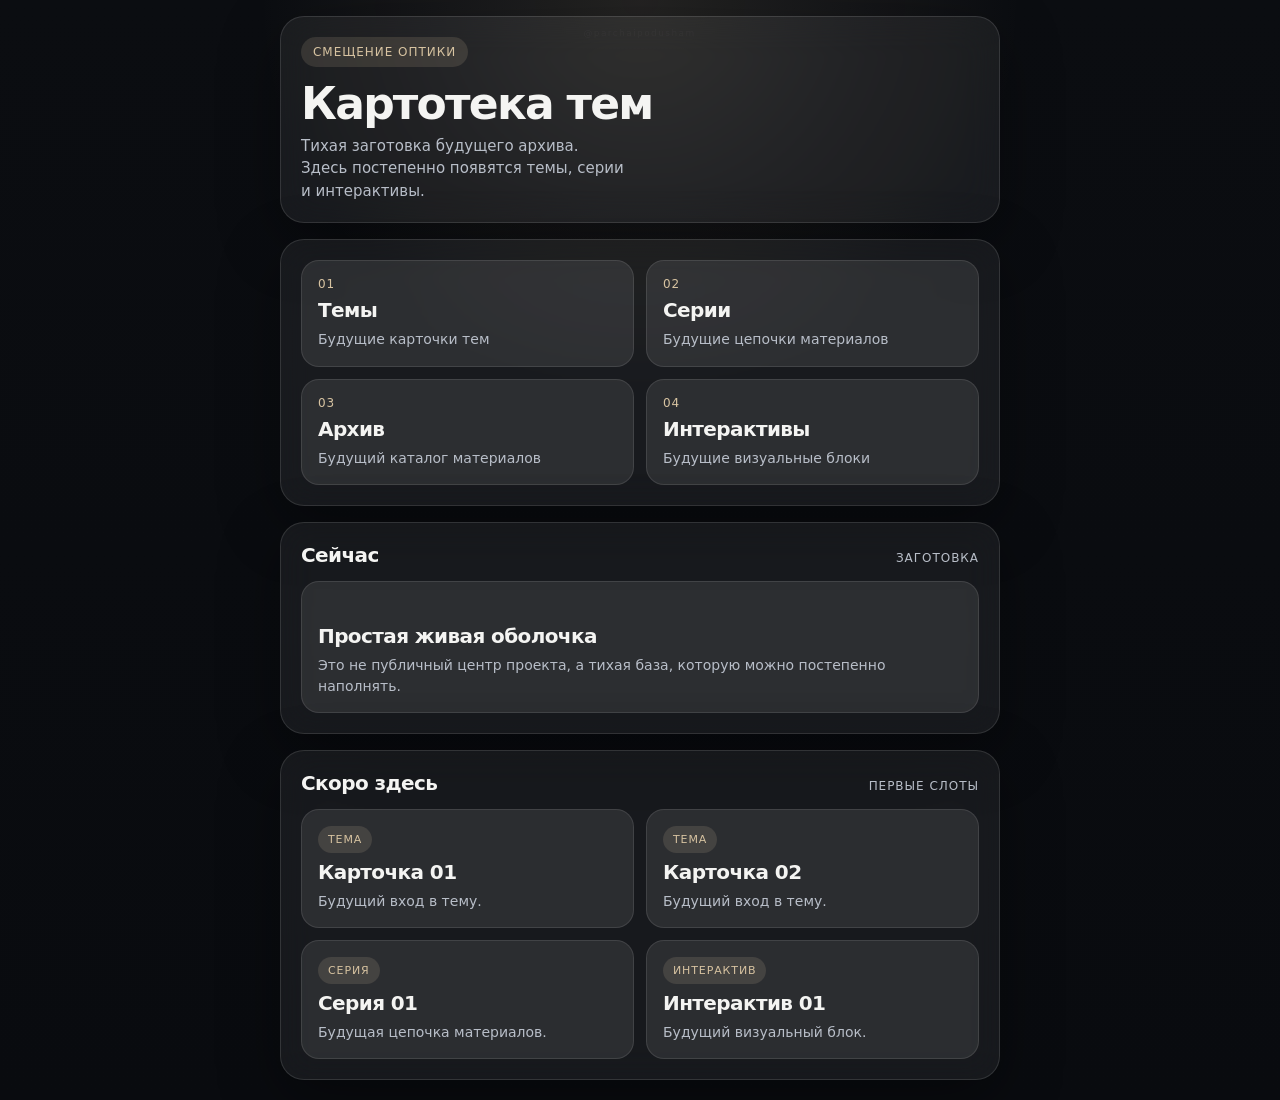
<file: index.html>
<!DOCTYPE html>
<html lang="ru">
<head>
  <meta charset="UTF-8" />
  <meta name="viewport" content="width=device-width, initial-scale=1.0, viewport-fit=cover" />
  <title>Смещение оптики</title>
  <meta name="description" content="Заготовка картотеки тем проекта Смещение оптики." />
  <link rel="stylesheet" href="assets/styles.css" />
  <style>
    .top-signature{position:fixed;top:3.1%;left:50%;transform:translateX(-50%);z-index:999;pointer-events:none;user-select:none;white-space:nowrap;font-size:.56rem;font-weight:300;letter-spacing:.16em;text-transform:lowercase;color:rgba(242,237,247,.035);text-shadow:none;opacity:1}
  </style>
</head>
<body>
  <div class="top-signature">@parchaipodusham</div>
  <div class="app-shell">
    <header class="hero">
      <div class="hero__badge">СМЕЩЕНИЕ ОПТИКИ</div>
      <h1>Картотека тем</h1>
      <p class="hero__text">Тихая заготовка будущего архива. Здесь постепенно появятся темы, серии и интерактивы.</p>
    </header>
    <main class="stack">
      <section class="panel panel--nav">
        <a class="nav-card" href="themes.html"><span class="nav-card__kicker">01</span><strong>Темы</strong><span>Будущие карточки тем</span></a>
        <a class="nav-card" href="lines.html"><span class="nav-card__kicker">02</span><strong>Серии</strong><span>Будущие цепочки материалов</span></a>
        <a class="nav-card" href="archive.html"><span class="nav-card__kicker">03</span><strong>Архив</strong><span>Будущий каталог материалов</span></a>
        <a class="nav-card" href="modules.html"><span class="nav-card__kicker">04</span><strong>Интерактивы</strong><span>Будущие визуальные блоки</span></a>
      </section>
      <section class="panel">
        <div class="section-head"><h2>Сейчас</h2><span>Заготовка</span></div>
        <div class="placeholder-card placeholder-card--wide"><strong>Простая живая оболочка</strong><p>Это не публичный центр проекта, а тихая база, которую можно постепенно наполнять.</p></div>
      </section>
      <section class="panel">
        <div class="section-head"><h2>Скоро здесь</h2><span>Первые слоты</span></div>
        <div class="grid grid--2">
          <article class="placeholder-card"><span class="tag">ТЕМА</span><strong>Карточка 01</strong><p>Будущий вход в тему.</p></article>
          <article class="placeholder-card"><span class="tag">ТЕМА</span><strong>Карточка 02</strong><p>Будущий вход в тему.</p></article>
          <article class="placeholder-card"><span class="tag">СЕРИЯ</span><strong>Серия 01</strong><p>Будущая цепочка материалов.</p></article>
          <article class="placeholder-card"><span class="tag">ИНТЕРАКТИВ</span><strong>Интерактив 01</strong><p>Будущий визуальный блок.</p></article>
        </div>
      </section>
    </main>
  </div>
  <script src="assets/app.js"></script>
</body>
</html>
</file>
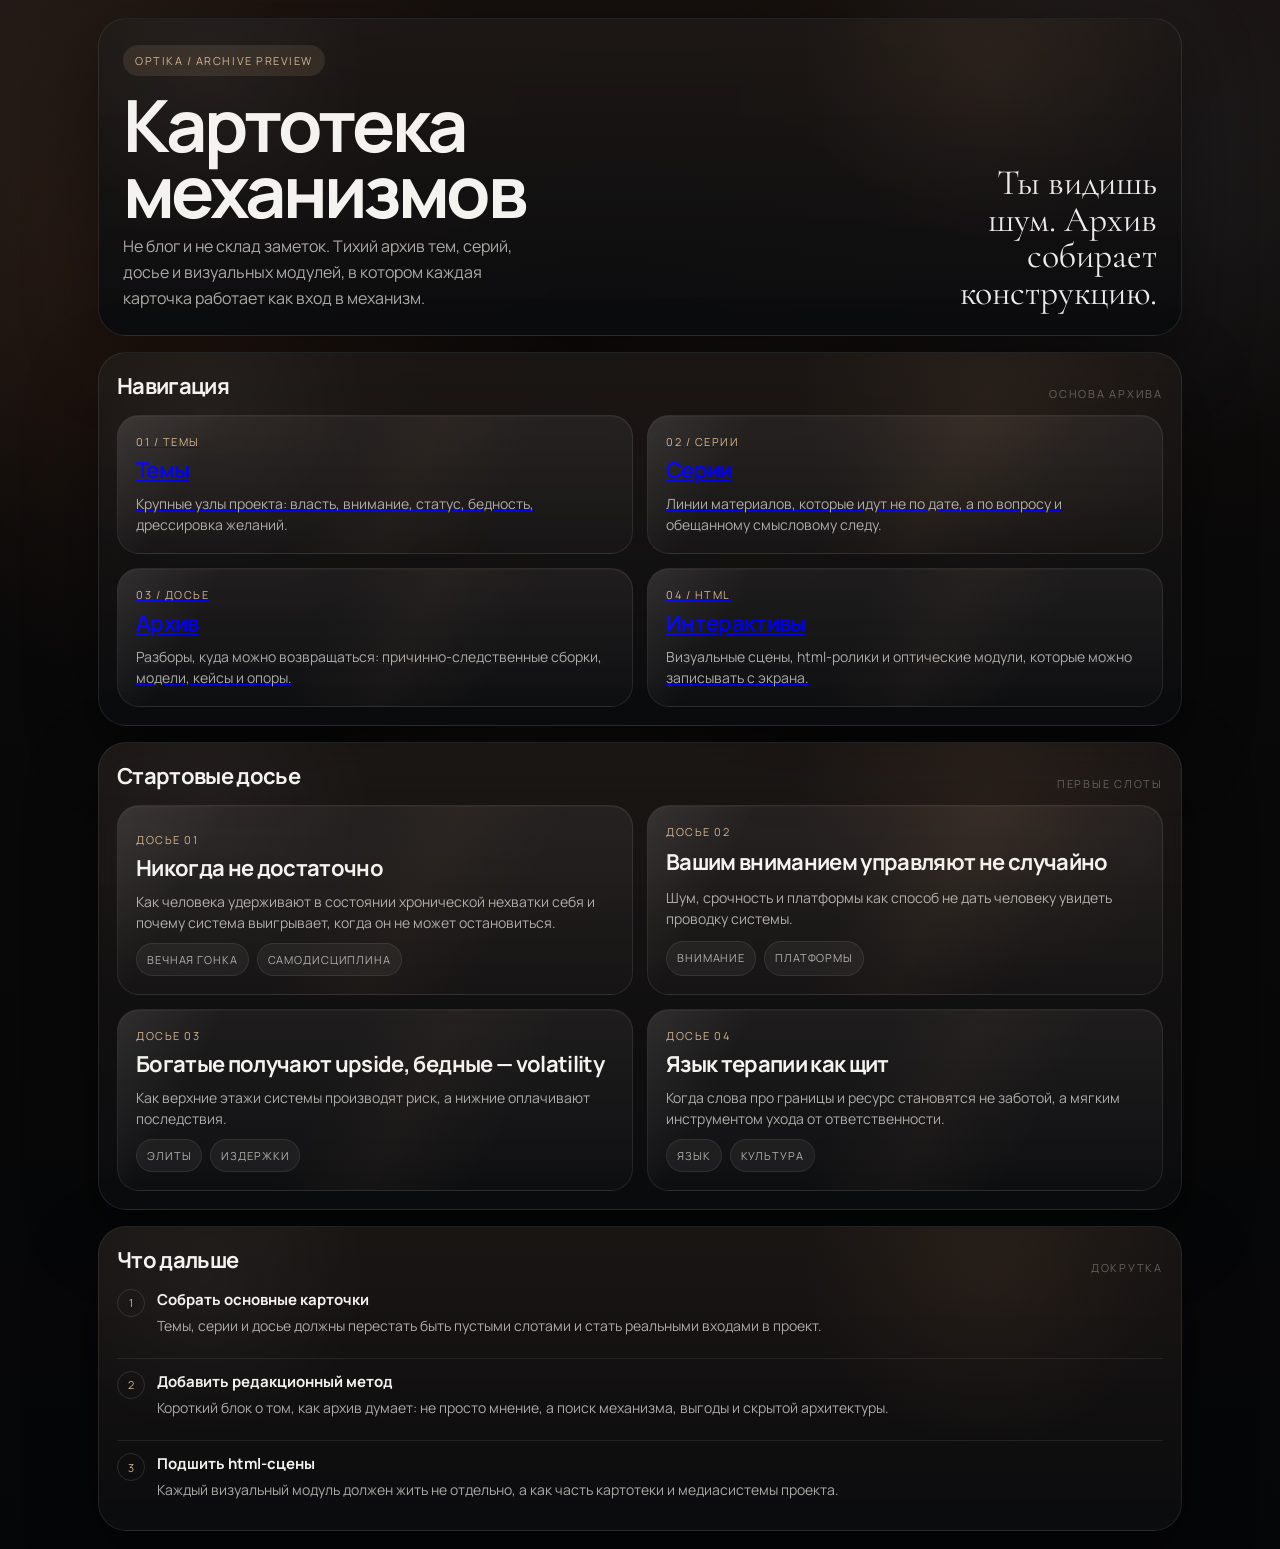
<file: archive-preview-v2.html>
<!DOCTYPE html><html lang="ru"><head><meta charset="UTF-8"/><meta name="viewport" content="width=device-width,initial-scale=1.0,viewport-fit=cover"/><title>Optika Archive Preview</title><link rel="preconnect" href="https://fonts.googleapis.com"/><link rel="preconnect" href="https://fonts.gstatic.com" crossorigin/><link href="https://fonts.googleapis.com/css2?family=Manrope:wght@400;500;600;700;800&family=Cormorant+Garamond:wght@600;700&display=swap" rel="stylesheet"/><style>:root{--bg:#090707;--bg2:#120d0b;--panel:rgba(255,255,255,.05);--panel2:rgba(255,255,255,.075);--border:rgba(255,255,255,.09);--text:#f5f3ef;--muted:rgba(245,243,239,.68);--faint:rgba(245,243,239,.34);--accent:#d2b28d;--radius:28px;--radius-sm:22px;--shadow:0 24px 70px rgba(0,0,0,.42);--max:1120px}*{box-sizing:border-box}html,body{margin:0;min-height:100%}body{font-family:"Manrope",system-ui,sans-serif;color:var(--text);background:radial-gradient(circle at 14% 18%, rgba(142,79,45,.19), transparent 24%),radial-gradient(circle at 88% 10%, rgba(164,195,245,.08), transparent 18%),linear-gradient(180deg,#16100d 0%,#0a0909 36%,#050608 100%)}body:before{content:"";position:fixed;inset:0;pointer-events:none;background:linear-gradient(120deg,rgba(255,255,255,.05),transparent 18%,transparent 40%,rgba(212,166,120,.04) 52%,transparent 72%);opacity:.75}.wrap{max-width:var(--max);margin:0 auto;padding:18px}.hero,.panel{position:relative;overflow:hidden;border-radius:var(--radius);border:1px solid var(--border);background:linear-gradient(180deg, rgba(255,255,255,.03), rgba(255,255,255,.01)),linear-gradient(180deg, rgba(22,16,13,.84), rgba(8,9,12,.96));box-shadow:var(--shadow);backdrop-filter:blur(18px)}.hero{padding:26px 24px 24px;margin-bottom:16px}.hero:before,.panel:before{content:"";position:absolute;inset:0;pointer-events:none;background:radial-gradient(circle at 10% 16%, rgba(255,255,255,.04), transparent 16%),radial-gradient(circle at 82% 12%, rgba(205,146,96,.08), transparent 20%)}.badge{display:inline-flex;padding:8px 12px;border-radius:999px;background:rgba(210,178,141,.12);color:var(--accent);font-size:11px;letter-spacing:.14em;text-transform:uppercase}.hero-grid{display:grid;grid-template-columns:1.1fr .9fr;gap:20px;align-items:end}.hero h1{margin:16px 0 10px;font-size:clamp(38px,6vw,72px);line-height:.92;letter-spacing:-.05em}.hero p{margin:0;max-width:40ch;color:var(--muted);line-height:1.6}.hero-quote{font-family:"Cormorant Garamond",serif;font-size:clamp(24px,2.8vw,36px);line-height:1.02;color:rgba(255,255,255,.92);max-width:12ch;justify-self:end;text-align:right}.stack{display:grid;gap:16px}.panel{padding:18px}.panel-head{display:flex;justify-content:space-between;align-items:end;gap:14px;margin-bottom:14px}.panel-head h2{margin:0;font-size:22px;letter-spacing:-.03em}.panel-head span{font-size:11px;letter-spacing:.16em;text-transform:uppercase;color:var(--faint)}.grid{display:grid;gap:14px}.grid-2{grid-template-columns:repeat(2,minmax(0,1fr))}.nav-card,.dossier,.slot{position:relative;overflow:hidden;display:grid;gap:10px;padding:18px;border-radius:var(--radius-sm);border:1px solid rgba(255,255,255,.09);background:linear-gradient(180deg, rgba(255,255,255,.055), rgba(255,255,255,.02));box-shadow:inset 0 1px 0 rgba(255,255,255,.04)}.nav-card:before,.dossier:before,.slot:before{content:"";position:absolute;inset:0;pointer-events:none;background:linear-gradient(118deg,rgba(255,255,255,.08),transparent 18%,transparent 40%,rgba(214,154,102,.04) 56%,transparent 74%)}.kicker{font-size:11px;letter-spacing:.14em;text-transform:uppercase;color:var(--accent)}.nav-card strong,.dossier strong,.slot strong{font-size:22px;line-height:1.08;letter-spacing:-.03em}.nav-card p,.dossier p,.slot p{margin:0;color:var(--muted);font-size:14px;line-height:1.5}.chips{display:flex;flex-wrap:wrap;gap:8px}.chip{padding:8px 10px;border-radius:999px;background:rgba(255,255,255,.05);border:1px solid rgba(255,255,255,.08);font-size:11px;color:var(--muted);letter-spacing:.08em;text-transform:uppercase}.dossier.large{min-height:190px;align-content:end}.roadmap{display:grid;gap:10px}.road{display:grid;grid-template-columns:auto 1fr;gap:12px;padding:12px 0;border-top:1px solid rgba(255,255,255,.08)}.road:first-child{border-top:0;padding-top:0}.road-num{width:28px;height:28px;border-radius:50%;display:grid;place-items:center;border:1px solid rgba(255,255,255,.12);color:var(--accent);font-size:11px}.road strong{display:block;font-size:15px;margin-bottom:4px}.road span{color:var(--muted);font-size:14px;line-height:1.45}.top-signature{position:fixed;top:18px;left:50%;transform:translateX(-50%);font-size:.58rem;letter-spacing:.18em;color:rgba(245,243,239,.05);pointer-events:none;user-select:none}@media(max-width:860px){.hero-grid,.grid-2{grid-template-columns:1fr}.hero-quote{text-align:left;justify-self:start}}</style></head><body><div class="top-signature">@parchaipodusham</div><div class="wrap"><section class="hero"><div class="badge">OPTIKA / ARCHIVE PREVIEW</div><div class="hero-grid"><div><h1>Картотека<br/>механизмов</h1><p>Не блог и не склад заметок. Тихий архив тем, серий, досье и визуальных модулей, в котором каждая карточка работает как вход в механизм.</p></div><div class="hero-quote">Ты видишь шум. Архив собирает конструкцию.</div></div></section><div class="stack"><section class="panel"><div class="panel-head"><h2>Навигация</h2><span>основа архива</span></div><div class="grid grid-2"><a class="nav-card" href="#"><span class="kicker">01 / темы</span><strong>Темы</strong><p>Крупные узлы проекта: власть, внимание, статус, бедность, дрессировка желаний.</p></a><a class="nav-card" href="#"><span class="kicker">02 / серии</span><strong>Серии</strong><p>Линии материалов, которые идут не по дате, а по вопросу и обещанному смысловому следу.</p></a><a class="nav-card" href="#"><span class="kicker">03 / досье</span><strong>Архив</strong><p>Разборы, куда можно возвращаться: причинно-следственные сборки, модели, кейсы и опоры.</p></a><a class="nav-card" href="#"><span class="kicker">04 / html</span><strong>Интерактивы</strong><p>Визуальные сцены, html-ролики и оптические модули, которые можно записывать с экрана.</p></a></div></section><section class="panel"><div class="panel-head"><h2>Стартовые досье</h2><span>первые слоты</span></div><div class="grid grid-2"><article class="dossier large"><span class="kicker">досье 01</span><strong>Никогда не достаточно</strong><p>Как человека удерживают в состоянии хронической нехватки себя и почему система выигрывает, когда он не может остановиться.</p><div class="chips"><span class="chip">вечная гонка</span><span class="chip">самодисциплина</span></div></article><article class="dossier"><span class="kicker">досье 02</span><strong>Вашим вниманием управляют не случайно</strong><p>Шум, срочность и платформы как способ не дать человеку увидеть проводку системы.</p><div class="chips"><span class="chip">внимание</span><span class="chip">платформы</span></div></article><article class="dossier"><span class="kicker">досье 03</span><strong>Богатые получают upside, бедные — volatility</strong><p>Как верхние этажи системы производят риск, а нижние оплачивают последствия.</p><div class="chips"><span class="chip">элиты</span><span class="chip">издержки</span></div></article><article class="dossier"><span class="kicker">досье 04</span><strong>Язык терапии как щит</strong><p>Когда слова про границы и ресурс становятся не заботой, а мягким инструментом ухода от ответственности.</p><div class="chips"><span class="chip">язык</span><span class="chip">культура</span></div></article></div></section><section class="panel"><div class="panel-head"><h2>Что дальше</h2><span>докрутка</span></div><div class="roadmap"><div class="road"><div class="road-num">1</div><div><strong>Собрать основные карточки</strong><span>Темы, серии и досье должны перестать быть пустыми слотами и стать реальными входами в проект.</span></div></div><div class="road"><div class="road-num">2</div><div><strong>Добавить редакционный метод</strong><span>Короткий блок о том, как архив думает: не просто мнение, а поиск механизма, выгоды и скрытой архитектуры.</span></div></div><div class="road"><div class="road-num">3</div><div><strong>Подшить html-сцены</strong><span>Каждый визуальный модуль должен жить не отдельно, а как часть картотеки и медиасистемы проекта.</span></div></div></div></section></div></div></body></html>
</file>
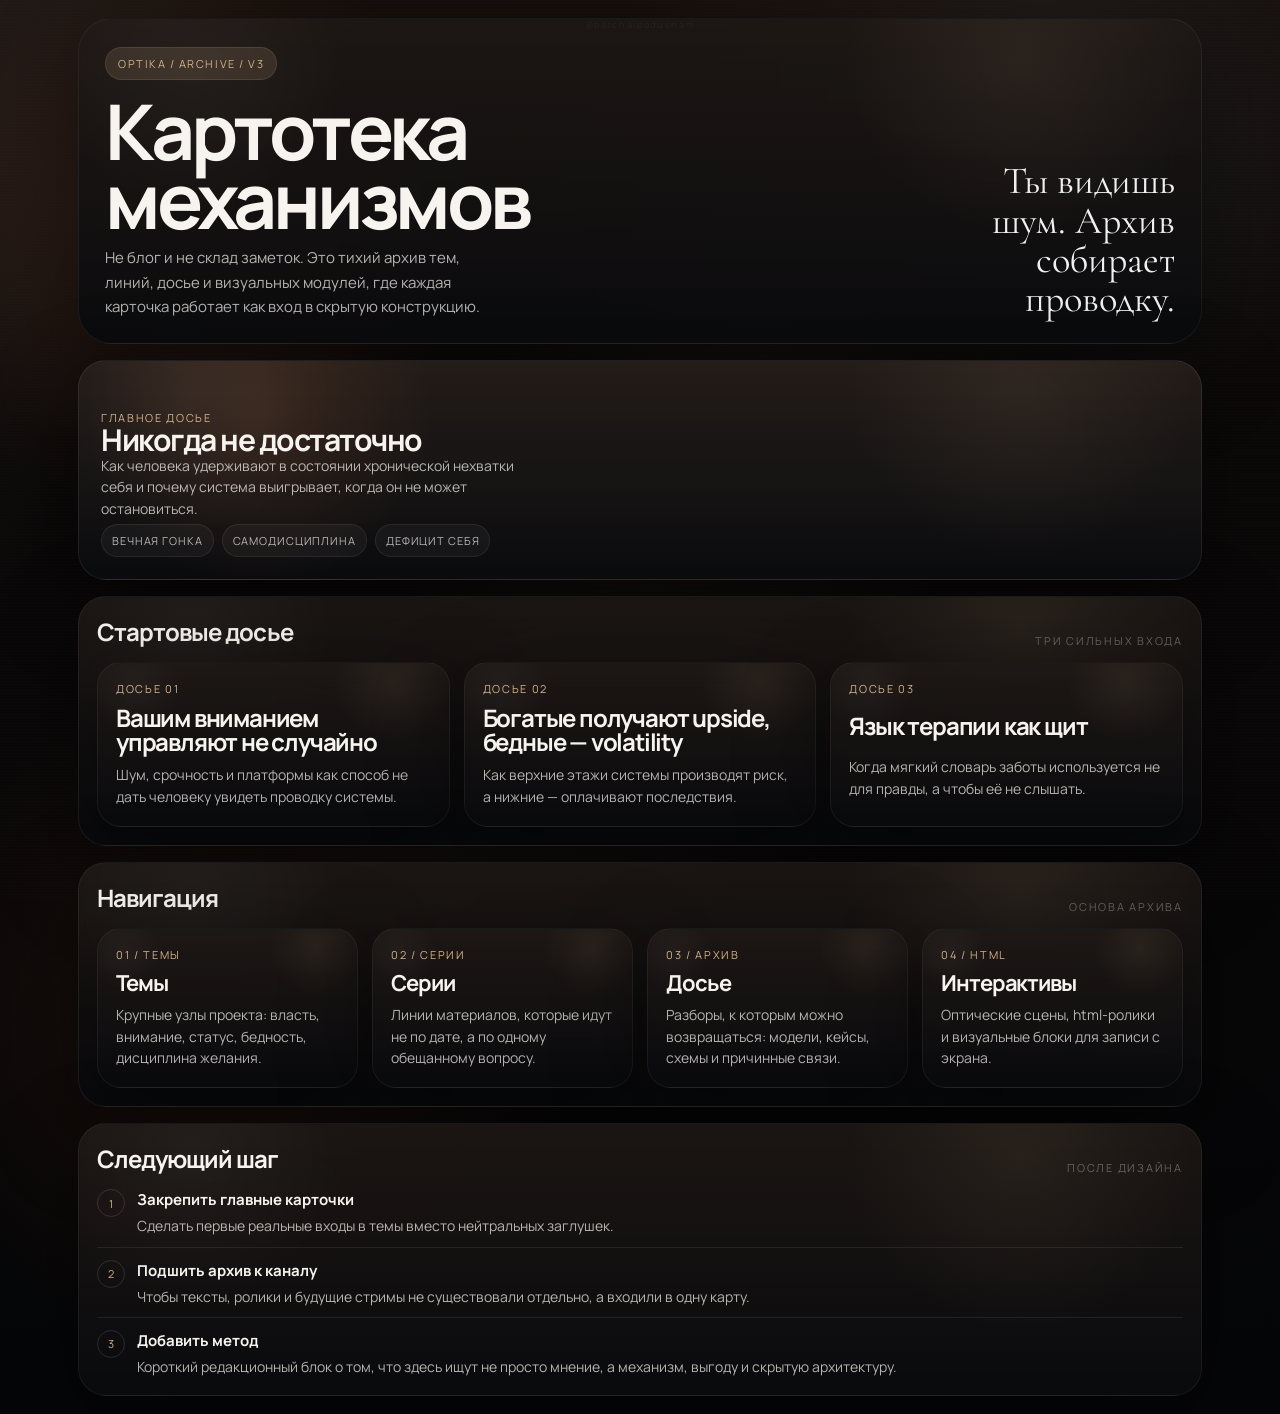
<file: archive-preview-v3.html>
<!DOCTYPE html>
<html lang="ru">
<head>
  <meta charset="UTF-8" />
  <meta name="viewport" content="width=device-width, initial-scale=1.0, viewport-fit=cover" />
  <title>Смещение оптики — archive v3</title>
  <link rel="preconnect" href="https://fonts.googleapis.com" />
  <link rel="preconnect" href="https://fonts.gstatic.com" crossorigin />
  <link href="https://fonts.googleapis.com/css2?family=Manrope:wght@400;500;600;700;800&family=Cormorant+Garamond:wght@600;700&display=swap" rel="stylesheet" />
  <style>
    :root {
      --bg-1: #090607;
      --bg-2: #140d0a;
      --bg-3: #050608;
      --text: #f7f4ef;
      --text-soft: rgba(247,244,239,0.72);
      --text-faint: rgba(247,244,239,0.34);
      --line: rgba(255,255,255,0.1);
      --line-soft: rgba(255,255,255,0.06);
      --glass: rgba(255,255,255,0.055);
      --glass-2: rgba(255,255,255,0.028);
      --accent: #d4af86;
      --accent-soft: rgba(212,175,134,0.15);
      --blue: rgba(176,204,255,0.12);
      --shadow: 0 28px 90px rgba(0,0,0,0.48);
      --radius-xl: 34px;
      --radius-lg: 24px;
      --radius-pill: 999px;
      --max: 1160px;
      --ease: cubic-bezier(.22,1,.36,1);
    }

    * { box-sizing: border-box; }
    html, body { margin: 0; min-height: 100%; }
    body {
      font-family: "Manrope", system-ui, sans-serif;
      color: var(--text);
      background:
        radial-gradient(circle at 14% 16%, rgba(159,86,49,0.22), transparent 18%),
        radial-gradient(circle at 18% 72%, rgba(106,52,28,0.22), transparent 24%),
        radial-gradient(circle at 86% 10%, rgba(172,198,248,0.08), transparent 16%),
        linear-gradient(180deg, #160f0c 0%, #0b0808 32%, #050608 100%);
      overflow-x: hidden;
    }
    body::before {
      content: "";
      position: fixed;
      inset: 0;
      pointer-events: none;
      background:
        linear-gradient(112deg, rgba(255,255,255,0.06), transparent 16%, transparent 38%, rgba(214,154,102,0.05) 54%, transparent 72%),
        repeating-linear-gradient(to bottom, rgba(255,255,255,0.007) 0, rgba(255,255,255,0.007) 1px, transparent 1px, transparent 3px);
      mix-blend-mode: screen;
      opacity: 0.7;
    }

    .top-signature {
      position: fixed;
      top: 18px;
      left: 50%;
      transform: translateX(-50%);
      z-index: 10;
      pointer-events: none;
      user-select: none;
      font-size: .58rem;
      letter-spacing: .18em;
      color: rgba(247,244,239,0.05);
      text-transform: lowercase;
      white-space: nowrap;
    }

    .shell {
      position: relative;
      z-index: 1;
      max-width: var(--max);
      margin: 0 auto;
      padding: 18px;
    }

    .hero,
    .panel,
    .feature-card,
    .nav-card,
    .dossier {
      position: relative;
      overflow: hidden;
      border: 1px solid var(--line-soft);
      background:
        linear-gradient(180deg, rgba(255,255,255,0.035), rgba(255,255,255,0.012)),
        linear-gradient(180deg, rgba(21,14,11,0.88), rgba(7,8,11,0.96));
      box-shadow: var(--shadow);
      backdrop-filter: blur(18px);
      -webkit-backdrop-filter: blur(18px);
    }

    .hero::before,
    .panel::before,
    .feature-card::before,
    .nav-card::before,
    .dossier::before {
      content: "";
      position: absolute;
      inset: 0;
      pointer-events: none;
      background:
        radial-gradient(circle at 10% 14%, rgba(255,255,255,0.04), transparent 14%),
        radial-gradient(circle at 84% 12%, rgba(212,175,134,0.08), transparent 18%);
    }

    .hero {
      padding: 28px 26px 24px;
      border-radius: var(--radius-xl);
      margin-bottom: 16px;
    }
    .badge {
      display: inline-flex;
      padding: 8px 12px;
      border-radius: var(--radius-pill);
      background: var(--accent-soft);
      color: var(--accent);
      font-size: 11px;
      letter-spacing: .14em;
      text-transform: uppercase;
      border: 1px solid rgba(212,175,134,0.14);
    }
    .hero-grid {
      margin-top: 16px;
      display: grid;
      grid-template-columns: 1.15fr .85fr;
      gap: 22px;
      align-items: end;
    }
    .hero h1 {
      margin: 0 0 12px;
      font-size: clamp(42px, 6vw, 84px);
      line-height: 0.9;
      letter-spacing: -0.055em;
      max-width: 9ch;
    }
    .hero p {
      margin: 0;
      max-width: 42ch;
      color: var(--text-soft);
      line-height: 1.62;
      font-size: 15px;
    }
    .hero-quote {
      justify-self: end;
      max-width: 12ch;
      font-family: "Cormorant Garamond", serif;
      font-size: clamp(28px, 3vw, 40px);
      line-height: 1.02;
      text-align: right;
      color: rgba(255,255,255,0.94);
    }

    .stack { display: grid; gap: 16px; }
    .panel {
      border-radius: 28px;
      padding: 18px;
    }
    .panel-head {
      display: flex;
      justify-content: space-between;
      gap: 14px;
      align-items: end;
      margin-bottom: 14px;
    }
    .panel-head h2 {
      margin: 0;
      font-size: 24px;
      letter-spacing: -0.04em;
    }
    .panel-head span {
      color: var(--text-faint);
      font-size: 11px;
      letter-spacing: .16em;
      text-transform: uppercase;
    }

    .feature-card {
      border-radius: 28px;
      padding: 22px;
      min-height: 220px;
      display: grid;
      align-content: end;
      border-color: rgba(255,255,255,0.08);
      background:
        linear-gradient(180deg, rgba(255,255,255,0.05), rgba(255,255,255,0.015)),
        radial-gradient(circle at 16% 24%, rgba(170,92,51,0.18), transparent 18%),
        linear-gradient(180deg, rgba(25,17,13,0.94), rgba(7,8,11,1));
    }
    .feature-card .kicker,
    .nav-card .kicker,
    .dossier .kicker {
      color: var(--accent);
      font-size: 11px;
      letter-spacing: .15em;
      text-transform: uppercase;
    }
    .feature-card strong,
    .nav-card strong,
    .dossier strong {
      font-size: 30px;
      line-height: 1;
      letter-spacing: -0.05em;
    }
    .feature-card p,
    .nav-card p,
    .dossier p {
      margin: 0;
      color: var(--text-soft);
      line-height: 1.56;
      font-size: 14px;
      max-width: 46ch;
    }

    .chips {
      display: flex;
      flex-wrap: wrap;
      gap: 8px;
      margin-top: 4px;
    }
    .chip {
      padding: 8px 10px;
      border-radius: var(--radius-pill);
      border: 1px solid rgba(255,255,255,0.08);
      background: rgba(255,255,255,0.04);
      color: var(--text-soft);
      font-size: 11px;
      letter-spacing: .08em;
      text-transform: uppercase;
    }

    .grid { display: grid; gap: 14px; }
    .grid-3 { grid-template-columns: repeat(3, minmax(0, 1fr)); }
    .grid-4 { grid-template-columns: repeat(4, minmax(0, 1fr)); }

    .dossier,
    .nav-card {
      padding: 18px;
      border-radius: var(--radius-lg);
      display: grid;
      gap: 10px;
      transition: transform .35s var(--ease), border-color .35s var(--ease), box-shadow .35s var(--ease);
    }
    .dossier:hover,
    .nav-card:hover,
    .feature-card:hover {
      transform: translateY(-2px);
      border-color: rgba(255,255,255,0.14);
      box-shadow: 0 30px 90px rgba(0,0,0,0.56);
    }

    .nav-card strong { font-size: 22px; }
    .dossier strong { font-size: 24px; }

    .roadmap { display: grid; gap: 10px; }
    .road {
      display: grid;
      grid-template-columns: auto 1fr;
      gap: 12px;
      padding-top: 12px;
      border-top: 1px solid rgba(255,255,255,0.08);
    }
    .road:first-child {
      border-top: 0;
      padding-top: 0;
    }
    .road-num {
      width: 28px;
      height: 28px;
      border-radius: 50%;
      display: grid;
      place-items: center;
      color: var(--accent);
      border: 1px solid rgba(255,255,255,0.12);
      font-size: 11px;
    }
    .road strong {
      display: block;
      font-size: 15px;
      margin-bottom: 4px;
    }
    .road span {
      color: var(--text-soft);
      font-size: 14px;
      line-height: 1.45;
    }

    @media (max-width: 960px) {
      .hero-grid,
      .grid-3,
      .grid-4 { grid-template-columns: 1fr; }
      .hero-quote { justify-self: start; text-align: left; }
    }
  </style>
</head>
<body>
  <div class="top-signature">@parchaipodusham</div>
  <div class="shell">
    <section class="hero">
      <div class="badge">optika / archive / v3</div>
      <div class="hero-grid">
        <div>
          <h1>Картотека<br />механизмов</h1>
          <p>Не блог и не склад заметок. Это тихий архив тем, линий, досье и визуальных модулей, где каждая карточка работает как вход в скрытую конструкцию.</p>
        </div>
        <div class="hero-quote">Ты видишь шум. Архив собирает проводку.</div>
      </div>
    </section>

    <main class="stack">
      <section class="feature-card">
        <span class="kicker">главное досье</span>
        <strong>Никогда не достаточно</strong>
        <p>Как человека удерживают в состоянии хронической нехватки себя и почему система выигрывает, когда он не может остановиться.</p>
        <div class="chips">
          <span class="chip">вечная гонка</span>
          <span class="chip">самодисциплина</span>
          <span class="chip">дефицит себя</span>
        </div>
      </section>

      <section class="panel">
        <div class="panel-head">
          <h2>Стартовые досье</h2>
          <span>три сильных входа</span>
        </div>
        <div class="grid grid-3">
          <article class="dossier">
            <span class="kicker">досье 01</span>
            <strong>Вашим вниманием управляют не случайно</strong>
            <p>Шум, срочность и платформы как способ не дать человеку увидеть проводку системы.</p>
          </article>
          <article class="dossier">
            <span class="kicker">досье 02</span>
            <strong>Богатые получают upside, бедные — volatility</strong>
            <p>Как верхние этажи системы производят риск, а нижние — оплачивают последствия.</p>
          </article>
          <article class="dossier">
            <span class="kicker">досье 03</span>
            <strong>Язык терапии как щит</strong>
            <p>Когда мягкий словарь заботы используется не для правды, а чтобы её не слышать.</p>
          </article>
        </div>
      </section>

      <section class="panel">
        <div class="panel-head">
          <h2>Навигация</h2>
          <span>основа архива</span>
        </div>
        <div class="grid grid-4">
          <article class="nav-card">
            <span class="kicker">01 / темы</span>
            <strong>Темы</strong>
            <p>Крупные узлы проекта: власть, внимание, статус, бедность, дисциплина желания.</p>
          </article>
          <article class="nav-card">
            <span class="kicker">02 / серии</span>
            <strong>Серии</strong>
            <p>Линии материалов, которые идут не по дате, а по одному обещанному вопросу.</p>
          </article>
          <article class="nav-card">
            <span class="kicker">03 / архив</span>
            <strong>Досье</strong>
            <p>Разборы, к которым можно возвращаться: модели, кейсы, схемы и причинные связи.</p>
          </article>
          <article class="nav-card">
            <span class="kicker">04 / html</span>
            <strong>Интерактивы</strong>
            <p>Оптические сцены, html-ролики и визуальные блоки для записи с экрана.</p>
          </article>
        </div>
      </section>

      <section class="panel">
        <div class="panel-head">
          <h2>Следующий шаг</h2>
          <span>после дизайна</span>
        </div>
        <div class="roadmap">
          <div class="road">
            <div class="road-num">1</div>
            <div><strong>Закрепить главные карточки</strong><span>Сделать первые реальные входы в темы вместо нейтральных заглушек.</span></div>
          </div>
          <div class="road">
            <div class="road-num">2</div>
            <div><strong>Подшить архив к каналу</strong><span>Чтобы тексты, ролики и будущие стримы не существовали отдельно, а входили в одну карту.</span></div>
          </div>
          <div class="road">
            <div class="road-num">3</div>
            <div><strong>Добавить метод</strong><span>Короткий редакционный блок о том, что здесь ищут не просто мнение, а механизм, выгоду и скрытую архитектуру.</span></div>
          </div>
        </div>
      </section>
    </main>
  </div>
</body>
</html>
</file>
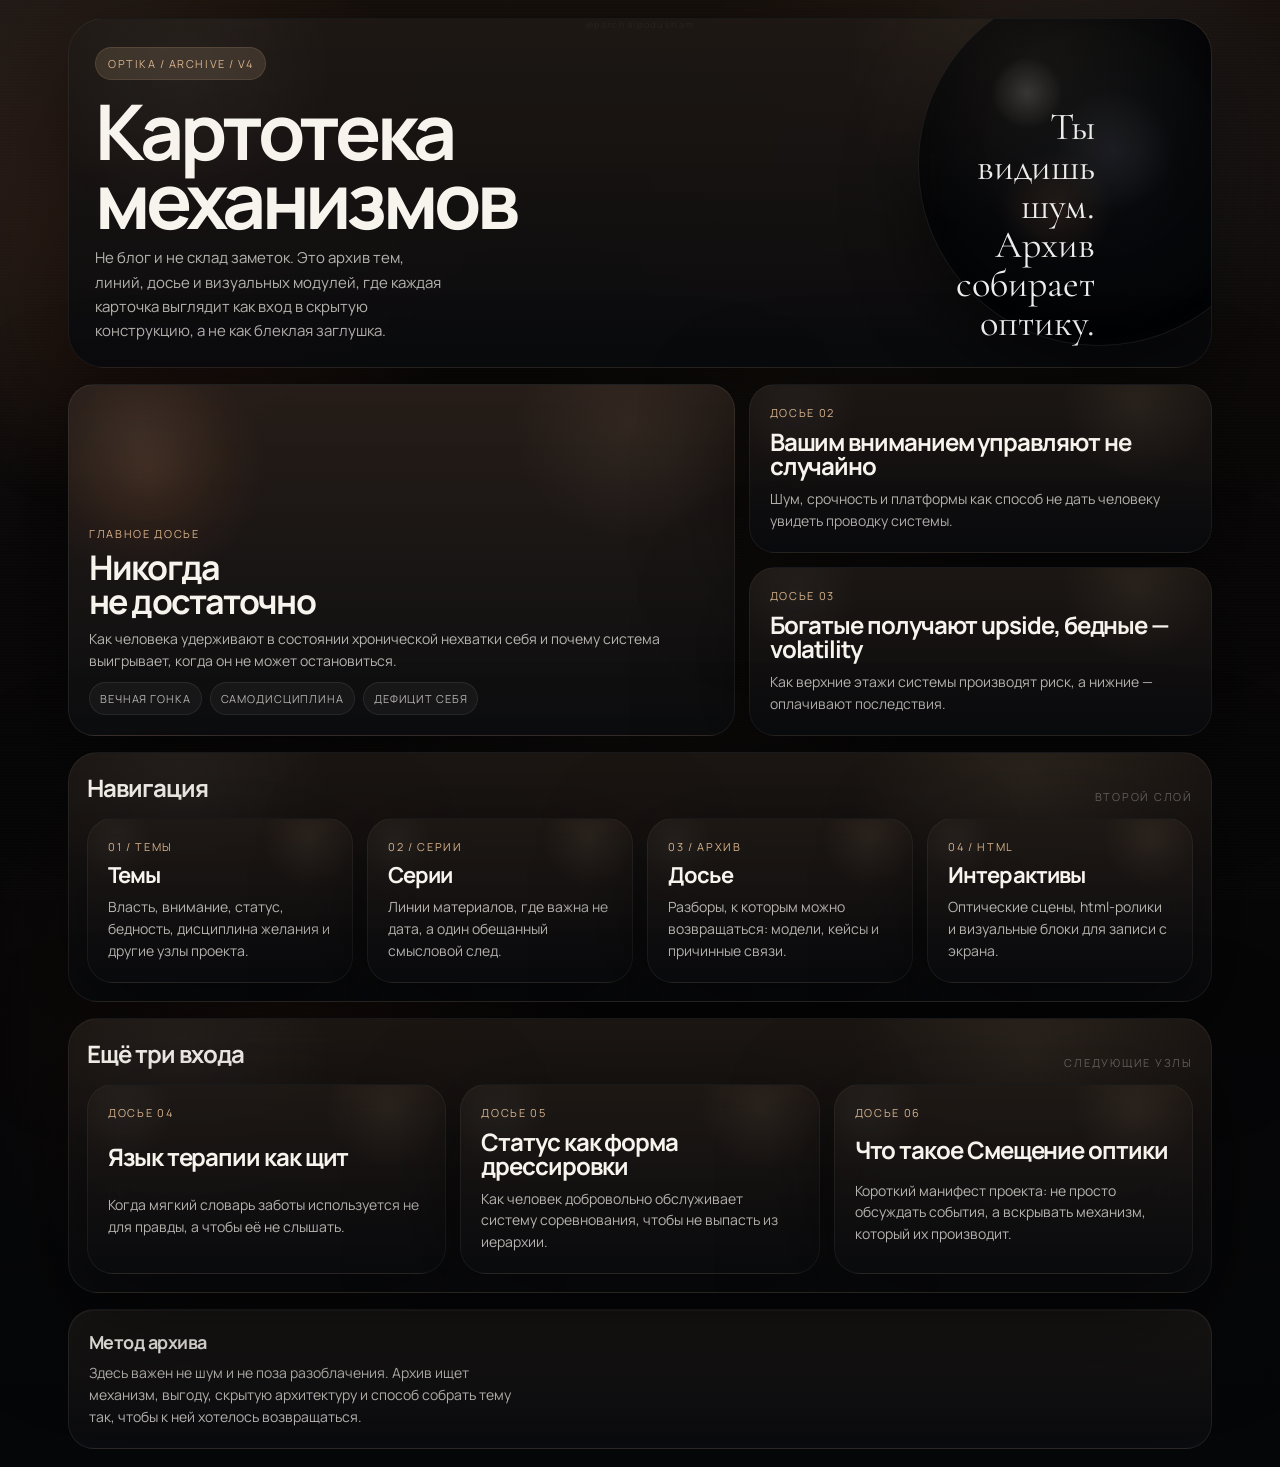
<file: archive-preview-v4.html>
<!DOCTYPE html>
<html lang="ru">
<head>
  <meta charset="UTF-8" />
  <meta name="viewport" content="width=device-width, initial-scale=1.0, viewport-fit=cover" />
  <title>Смещение оптики — archive v4</title>
  <link rel="preconnect" href="https://fonts.googleapis.com" />
  <link rel="preconnect" href="https://fonts.gstatic.com" crossorigin />
  <link href="https://fonts.googleapis.com/css2?family=Manrope:wght@400;500;600;700;800&family=Cormorant+Garamond:wght@500;600;700&display=swap" rel="stylesheet" />
  <style>
    :root {
      --bg-1: #0a0708;
      --bg-2: #160f0c;
      --bg-3: #050608;
      --text: #f7f3ed;
      --text-soft: rgba(247,243,237,0.72);
      --text-faint: rgba(247,243,237,0.34);
      --line: rgba(255,255,255,0.1);
      --line-soft: rgba(255,255,255,0.06);
      --glass: rgba(255,255,255,0.05);
      --glass-2: rgba(255,255,255,0.02);
      --accent: #d6b18a;
      --accent-soft: rgba(214,177,138,0.16);
      --blue: rgba(183,208,255,0.12);
      --shadow: 0 30px 100px rgba(0,0,0,0.52);
      --radius-xl: 36px;
      --radius-lg: 26px;
      --radius-pill: 999px;
      --max: 1180px;
    }

    * { box-sizing: border-box; }
    html, body { margin: 0; min-height: 100%; }
    body {
      font-family: "Manrope", system-ui, sans-serif;
      color: var(--text);
      background:
        radial-gradient(circle at 14% 16%, rgba(163,87,46,0.23), transparent 18%),
        radial-gradient(circle at 22% 70%, rgba(112,56,30,0.18), transparent 22%),
        radial-gradient(circle at 86% 10%, rgba(183,208,255,0.08), transparent 14%),
        linear-gradient(180deg, #17100c 0%, #0a0808 34%, #050608 100%);
      overflow-x: hidden;
    }
    body::before {
      content: "";
      position: fixed;
      inset: 0;
      pointer-events: none;
      background:
        linear-gradient(115deg, rgba(255,255,255,0.06), transparent 16%, transparent 42%, rgba(214,154,102,0.05) 58%, transparent 74%),
        repeating-linear-gradient(to bottom, rgba(255,255,255,0.006) 0, rgba(255,255,255,0.006) 1px, transparent 1px, transparent 3px);
      mix-blend-mode: screen;
      opacity: 0.72;
    }

    .top-signature {
      position: fixed;
      top: 18px;
      left: 50%;
      transform: translateX(-50%);
      pointer-events: none;
      user-select: none;
      font-size: .58rem;
      letter-spacing: .18em;
      color: rgba(247,243,237,0.05);
      text-transform: lowercase;
      white-space: nowrap;
      z-index: 10;
    }

    .shell {
      position: relative;
      z-index: 1;
      max-width: var(--max);
      margin: 0 auto;
      padding: 18px;
    }

    .hero,
    .panel,
    .lead-card,
    .dossier,
    .nav-card {
      position: relative;
      overflow: hidden;
      border: 1px solid var(--line-soft);
      background:
        linear-gradient(180deg, rgba(255,255,255,0.036), rgba(255,255,255,0.012)),
        linear-gradient(180deg, rgba(22,15,11,0.9), rgba(7,8,11,0.97));
      box-shadow: var(--shadow);
      backdrop-filter: blur(18px);
      -webkit-backdrop-filter: blur(18px);
    }

    .hero::before,
    .panel::before,
    .lead-card::before,
    .dossier::before,
    .nav-card::before {
      content: "";
      position: absolute;
      inset: 0;
      pointer-events: none;
      background:
        radial-gradient(circle at 10% 14%, rgba(255,255,255,0.04), transparent 14%),
        radial-gradient(circle at 84% 12%, rgba(214,177,138,0.08), transparent 18%);
    }

    .hero {
      border-radius: var(--radius-xl);
      padding: 28px 26px 24px;
      margin-bottom: 16px;
      isolation: isolate;
    }
    .hero::after {
      content: "";
      position: absolute;
      right: -6%;
      top: -10%;
      width: 360px;
      height: 360px;
      border-radius: 50%;
      background:
        radial-gradient(circle at 30% 30%, rgba(255,255,255,0.16), transparent 10%),
        radial-gradient(circle at 54% 46%, rgba(189,211,255,0.08), transparent 22%),
        radial-gradient(circle at 38% 62%, rgba(206,134,84,0.13), transparent 18%),
        radial-gradient(circle at 50% 50%, rgba(9,11,15,0.9), rgba(4,5,7,0.98) 72%, rgba(1,2,3,1) 100%);
      border: 1px solid rgba(255,255,255,0.08);
      box-shadow:
        inset 0 0 40px rgba(255,255,255,0.02),
        inset 0 -24px 56px rgba(0,0,0,0.46),
        0 30px 80px rgba(0,0,0,0.5);
      z-index: -1;
      opacity: 0.95;
    }

    .badge {
      display: inline-flex;
      padding: 8px 12px;
      border-radius: var(--radius-pill);
      background: var(--accent-soft);
      border: 1px solid rgba(214,177,138,0.14);
      color: var(--accent);
      font-size: 11px;
      letter-spacing: .14em;
      text-transform: uppercase;
    }

    .hero-grid {
      margin-top: 16px;
      display: grid;
      grid-template-columns: 1.08fr .92fr;
      gap: 24px;
      align-items: end;
    }
    .hero h1 {
      margin: 0 0 12px;
      font-size: clamp(42px, 6vw, 86px);
      line-height: 0.9;
      letter-spacing: -0.06em;
      max-width: 8ch;
    }
    .hero p {
      margin: 0;
      max-width: 40ch;
      color: var(--text-soft);
      line-height: 1.62;
      font-size: 15px;
    }
    .hero-quote {
      justify-self: end;
      max-width: 13ch;
      font-family: "Cormorant Garamond", serif;
      font-size: clamp(28px, 3vw, 40px);
      line-height: 1.02;
      text-align: right;
      color: rgba(255,255,255,0.93);
      padding-right: 90px;
    }

    .stack { display: grid; gap: 16px; }
    .panel {
      border-radius: 30px;
      padding: 18px;
    }
    .panel-head {
      display: flex;
      justify-content: space-between;
      align-items: end;
      gap: 14px;
      margin-bottom: 14px;
    }
    .panel-head h2 {
      margin: 0;
      font-size: 24px;
      letter-spacing: -0.04em;
    }
    .panel-head span {
      color: var(--text-faint);
      font-size: 11px;
      letter-spacing: .16em;
      text-transform: uppercase;
    }

    .lead-grid {
      display: grid;
      grid-template-columns: 1.18fr .82fr;
      gap: 14px;
    }
    .lead-card,
    .dossier,
    .nav-card {
      border-radius: var(--radius-lg);
      padding: 20px;
      display: grid;
      gap: 10px;
      transition: transform .35s ease, border-color .35s ease, box-shadow .35s ease;
    }
    .lead-card:hover,
    .dossier:hover,
    .nav-card:hover {
      transform: translateY(-2px);
      border-color: rgba(255,255,255,0.14);
      box-shadow: 0 34px 110px rgba(0,0,0,0.56);
    }

    .lead-card {
      min-height: 250px;
      align-content: end;
      border-color: rgba(255,255,255,0.08);
      background:
        linear-gradient(180deg, rgba(255,255,255,0.05), rgba(255,255,255,0.016)),
        radial-gradient(circle at 12% 24%, rgba(177,96,52,0.18), transparent 18%),
        linear-gradient(180deg, rgba(28,18,13,0.94), rgba(8,9,11,1));
    }

    .kicker {
      color: var(--accent);
      font-size: 11px;
      letter-spacing: .15em;
      text-transform: uppercase;
    }
    .lead-card strong { font-size: 34px; line-height: 0.98; letter-spacing: -0.055em; }
    .dossier strong { font-size: 24px; line-height: 1; letter-spacing: -0.045em; }
    .nav-card strong { font-size: 22px; line-height: 1.02; letter-spacing: -0.04em; }
    .lead-card p,
    .dossier p,
    .nav-card p {
      margin: 0;
      color: var(--text-soft);
      line-height: 1.56;
      font-size: 14px;
    }

    .mini-stack { display: grid; gap: 14px; }
    .chips { display: flex; flex-wrap: wrap; gap: 8px; }
    .chip {
      padding: 8px 10px;
      border-radius: var(--radius-pill);
      border: 1px solid rgba(255,255,255,0.08);
      background: rgba(255,255,255,0.04);
      color: var(--text-soft);
      font-size: 11px;
      letter-spacing: .08em;
      text-transform: uppercase;
    }

    .grid { display: grid; gap: 14px; }
    .grid-3 { grid-template-columns: repeat(3, minmax(0, 1fr)); }
    .grid-4 { grid-template-columns: repeat(4, minmax(0, 1fr)); }

    .method-card {
      border-radius: var(--radius-lg);
      padding: 20px;
      background:
        linear-gradient(180deg, rgba(255,255,255,0.04), rgba(255,255,255,0.01)),
        linear-gradient(180deg, rgba(18,14,12,0.88), rgba(7,8,11,0.98));
      border: 1px solid rgba(255,255,255,0.08);
      box-shadow: inset 0 1px 0 rgba(255,255,255,0.04);
    }
    .method-card strong {
      display: block;
      margin-bottom: 8px;
      font-size: 18px;
      letter-spacing: -0.03em;
    }
    .method-card p {
      margin: 0;
      color: var(--text-soft);
      line-height: 1.56;
      font-size: 14px;
      max-width: 50ch;
    }

    @media (max-width: 980px) {
      .hero-grid,
      .lead-grid,
      .grid-3,
      .grid-4 { grid-template-columns: 1fr; }
      .hero-quote {
        justify-self: start;
        text-align: left;
        padding-right: 0;
      }
      .hero::after {
        right: -26%;
        top: 6%;
        width: 280px;
        height: 280px;
      }
    }
  </style>
</head>
<body>
  <div class="top-signature">@parchaipodusham</div>
  <div class="shell">
    <section class="hero">
      <div class="badge">optika / archive / v4</div>
      <div class="hero-grid">
        <div>
          <h1>Картотека<br />механизмов</h1>
          <p>Не блог и не склад заметок. Это архив тем, линий, досье и визуальных модулей, где каждая карточка выглядит как вход в скрытую конструкцию, а не как блеклая заглушка.</p>
        </div>
        <div class="hero-quote">Ты видишь шум. Архив собирает оптику.</div>
      </div>
    </section>

    <main class="stack">
      <section class="lead-grid">
        <article class="lead-card">
          <span class="kicker">главное досье</span>
          <strong>Никогда<br />не достаточно</strong>
          <p>Как человека удерживают в состоянии хронической нехватки себя и почему система выигрывает, когда он не может остановиться.</p>
          <div class="chips">
            <span class="chip">вечная гонка</span>
            <span class="chip">самодисциплина</span>
            <span class="chip">дефицит себя</span>
          </div>
        </article>
        <div class="mini-stack">
          <article class="dossier">
            <span class="kicker">досье 02</span>
            <strong>Вашим вниманием управляют не случайно</strong>
            <p>Шум, срочность и платформы как способ не дать человеку увидеть проводку системы.</p>
          </article>
          <article class="dossier">
            <span class="kicker">досье 03</span>
            <strong>Богатые получают upside, бедные — volatility</strong>
            <p>Как верхние этажи системы производят риск, а нижние — оплачивают последствия.</p>
          </article>
        </div>
      </section>

      <section class="panel">
        <div class="panel-head">
          <h2>Навигация</h2>
          <span>второй слой</span>
        </div>
        <div class="grid grid-4">
          <article class="nav-card">
            <span class="kicker">01 / темы</span>
            <strong>Темы</strong>
            <p>Власть, внимание, статус, бедность, дисциплина желания и другие узлы проекта.</p>
          </article>
          <article class="nav-card">
            <span class="kicker">02 / серии</span>
            <strong>Серии</strong>
            <p>Линии материалов, где важна не дата, а один обещанный смысловой след.</p>
          </article>
          <article class="nav-card">
            <span class="kicker">03 / архив</span>
            <strong>Досье</strong>
            <p>Разборы, к которым можно возвращаться: модели, кейсы и причинные связи.</p>
          </article>
          <article class="nav-card">
            <span class="kicker">04 / html</span>
            <strong>Интерактивы</strong>
            <p>Оптические сцены, html-ролики и визуальные блоки для записи с экрана.</p>
          </article>
        </div>
      </section>

      <section class="panel">
        <div class="panel-head">
          <h2>Ещё три входа</h2>
          <span>следующие узлы</span>
        </div>
        <div class="grid grid-3">
          <article class="dossier">
            <span class="kicker">досье 04</span>
            <strong>Язык терапии как щит</strong>
            <p>Когда мягкий словарь заботы используется не для правды, а чтобы её не слышать.</p>
          </article>
          <article class="dossier">
            <span class="kicker">досье 05</span>
            <strong>Статус как форма дрессировки</strong>
            <p>Как человек добровольно обслуживает систему соревнования, чтобы не выпасть из иерархии.</p>
          </article>
          <article class="dossier">
            <span class="kicker">досье 06</span>
            <strong>Что такое Смещение оптики</strong>
            <p>Короткий манифест проекта: не просто обсуждать события, а вскрывать механизм, который их производит.</p>
          </article>
        </div>
      </section>

      <section class="method-card">
        <strong>Метод архива</strong>
        <p>Здесь важен не шум и не поза разоблачения. Архив ищет механизм, выгоду, скрытую архитектуру и способ собрать тему так, чтобы к ней хотелось возвращаться.</p>
      </section>
    </main>
  </div>
</body>
</html>
</file>
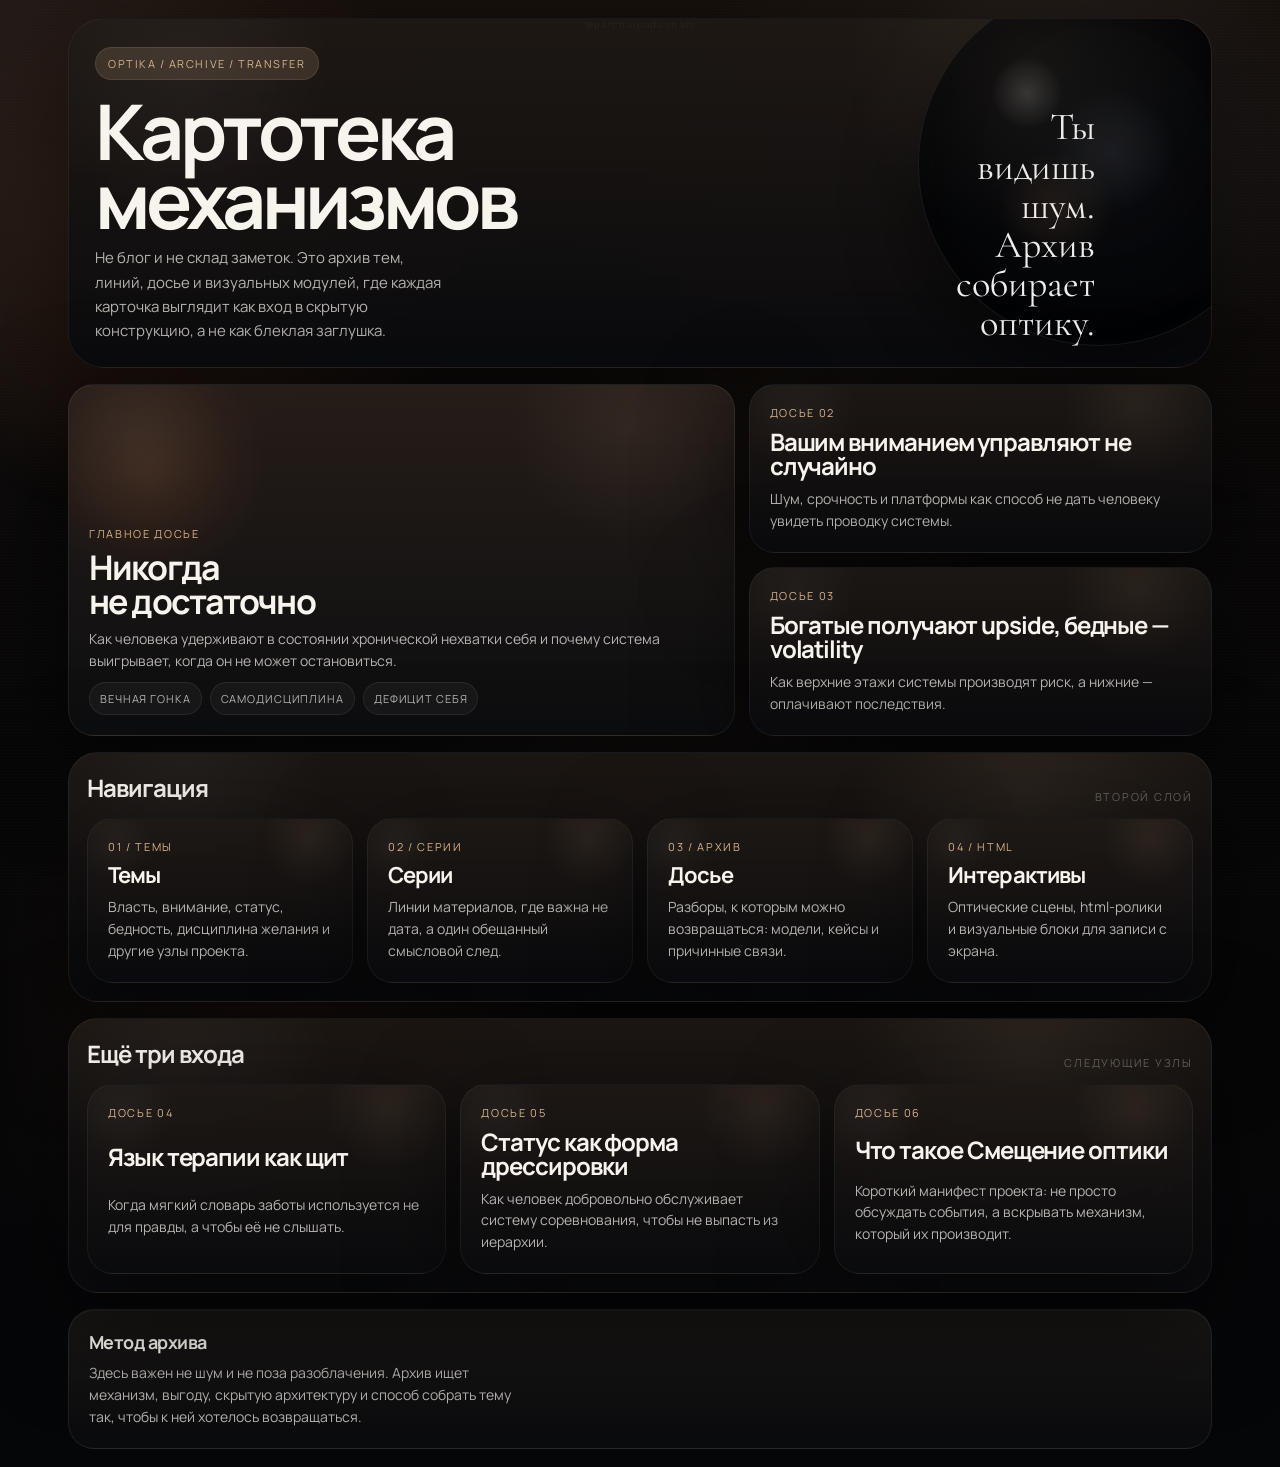
<file: archive-replit-transfer.html>
<!DOCTYPE html>
<html lang="ru">
<head>
  <meta charset="UTF-8" />
  <meta name="viewport" content="width=device-width, initial-scale=1.0, viewport-fit=cover" />
  <title>Смещение оптики — archive transfer</title>
  <link rel="preconnect" href="https://fonts.googleapis.com" />
  <link rel="preconnect" href="https://fonts.gstatic.com" crossorigin />
  <link href="https://fonts.googleapis.com/css2?family=Manrope:wght@400;500;600;700;800&family=Cormorant+Garamond:wght@500;600;700&display=swap" rel="stylesheet" />
  <style>
    :root {
      --bg-1: #0a0708;
      --bg-2: #160f0c;
      --bg-3: #050608;
      --text: #f7f3ed;
      --text-soft: rgba(247,243,237,0.72);
      --text-faint: rgba(247,243,237,0.34);
      --line: rgba(255,255,255,0.1);
      --line-soft: rgba(255,255,255,0.06);
      --glass: rgba(255,255,255,0.05);
      --glass-2: rgba(255,255,255,0.02);
      --accent: #d6b18a;
      --accent-soft: rgba(214,177,138,0.16);
      --blue: rgba(183,208,255,0.12);
      --shadow: 0 30px 100px rgba(0,0,0,0.52);
      --radius-xl: 36px;
      --radius-lg: 26px;
      --radius-pill: 999px;
      --max: 1180px;
    }

    * { box-sizing: border-box; }
    html, body { margin: 0; min-height: 100%; }
    body {
      font-family: "Manrope", system-ui, sans-serif;
      color: var(--text);
      background:
        radial-gradient(circle at 14% 16%, rgba(163,87,46,0.23), transparent 18%),
        radial-gradient(circle at 22% 70%, rgba(112,56,30,0.18), transparent 22%),
        radial-gradient(circle at 86% 10%, rgba(183,208,255,0.08), transparent 14%),
        linear-gradient(180deg, #17100c 0%, #0a0808 34%, #050608 100%);
      overflow-x: hidden;
    }
    body::before {
      content: "";
      position: fixed;
      inset: 0;
      pointer-events: none;
      background:
        linear-gradient(115deg, rgba(255,255,255,0.06), transparent 16%, transparent 42%, rgba(214,154,102,0.05) 58%, transparent 74%),
        repeating-linear-gradient(to bottom, rgba(255,255,255,0.006) 0, rgba(255,255,255,0.006) 1px, transparent 1px, transparent 3px);
      mix-blend-mode: screen;
      opacity: 0.72;
    }

    .top-signature {
      position: fixed;
      top: 18px;
      left: 50%;
      transform: translateX(-50%);
      pointer-events: none;
      user-select: none;
      font-size: .58rem;
      letter-spacing: .18em;
      color: rgba(247,243,237,0.05);
      text-transform: lowercase;
      white-space: nowrap;
      z-index: 10;
    }

    .shell {
      position: relative;
      z-index: 1;
      max-width: var(--max);
      margin: 0 auto;
      padding: 18px;
    }

    .hero,
    .panel,
    .lead-card,
    .dossier,
    .nav-card {
      position: relative;
      overflow: hidden;
      border: 1px solid var(--line-soft);
      background:
        linear-gradient(180deg, rgba(255,255,255,0.036), rgba(255,255,255,0.012)),
        linear-gradient(180deg, rgba(22,15,11,0.9), rgba(7,8,11,0.97));
      box-shadow: var(--shadow);
      backdrop-filter: blur(18px);
      -webkit-backdrop-filter: blur(18px);
    }

    .hero::before,
    .panel::before,
    .lead-card::before,
    .dossier::before,
    .nav-card::before {
      content: "";
      position: absolute;
      inset: 0;
      pointer-events: none;
      background:
        radial-gradient(circle at 10% 14%, rgba(255,255,255,0.04), transparent 14%),
        radial-gradient(circle at 84% 12%, rgba(214,177,138,0.08), transparent 18%);
    }

    .hero {
      border-radius: var(--radius-xl);
      padding: 28px 26px 24px;
      margin-bottom: 16px;
      isolation: isolate;
    }
    .hero::after {
      content: "";
      position: absolute;
      right: -6%;
      top: -10%;
      width: 360px;
      height: 360px;
      border-radius: 50%;
      background:
        radial-gradient(circle at 30% 30%, rgba(255,255,255,0.16), transparent 10%),
        radial-gradient(circle at 54% 46%, rgba(189,211,255,0.08), transparent 22%),
        radial-gradient(circle at 38% 62%, rgba(206,134,84,0.13), transparent 18%),
        radial-gradient(circle at 50% 50%, rgba(9,11,15,0.9), rgba(4,5,7,0.98) 72%, rgba(1,2,3,1) 100%);
      border: 1px solid rgba(255,255,255,0.08);
      box-shadow:
        inset 0 0 40px rgba(255,255,255,0.02),
        inset 0 -24px 56px rgba(0,0,0,0.46),
        0 30px 80px rgba(0,0,0,0.5);
      z-index: -1;
      opacity: 0.95;
    }

    .badge {
      display: inline-flex;
      padding: 8px 12px;
      border-radius: var(--radius-pill);
      background: var(--accent-soft);
      border: 1px solid rgba(214,177,138,0.14);
      color: var(--accent);
      font-size: 11px;
      letter-spacing: .14em;
      text-transform: uppercase;
    }

    .hero-grid {
      margin-top: 16px;
      display: grid;
      grid-template-columns: 1.08fr .92fr;
      gap: 24px;
      align-items: end;
    }
    .hero h1 {
      margin: 0 0 12px;
      font-size: clamp(42px, 6vw, 86px);
      line-height: 0.9;
      letter-spacing: -0.06em;
      max-width: 8ch;
    }
    .hero p {
      margin: 0;
      max-width: 40ch;
      color: var(--text-soft);
      line-height: 1.62;
      font-size: 15px;
    }
    .hero-quote {
      justify-self: end;
      max-width: 13ch;
      font-family: "Cormorant Garamond", serif;
      font-size: clamp(28px, 3vw, 40px);
      line-height: 1.02;
      text-align: right;
      color: rgba(255,255,255,0.93);
      padding-right: 90px;
    }

    .stack { display: grid; gap: 16px; }
    .panel {
      border-radius: 30px;
      padding: 18px;
    }
    .panel-head {
      display: flex;
      justify-content: space-between;
      align-items: end;
      gap: 14px;
      margin-bottom: 14px;
    }
    .panel-head h2 {
      margin: 0;
      font-size: 24px;
      letter-spacing: -0.04em;
    }
    .panel-head span {
      color: var(--text-faint);
      font-size: 11px;
      letter-spacing: .16em;
      text-transform: uppercase;
    }

    .lead-grid {
      display: grid;
      grid-template-columns: 1.18fr .82fr;
      gap: 14px;
    }
    .lead-card,
    .dossier,
    .nav-card {
      border-radius: var(--radius-lg);
      padding: 20px;
      display: grid;
      gap: 10px;
      transition: transform .35s ease, border-color .35s ease, box-shadow .35s ease;
    }
    .lead-card:hover,
    .dossier:hover,
    .nav-card:hover {
      transform: translateY(-2px);
      border-color: rgba(255,255,255,0.14);
      box-shadow: 0 34px 110px rgba(0,0,0,0.56);
    }

    .lead-card {
      min-height: 250px;
      align-content: end;
      border-color: rgba(255,255,255,0.08);
      background:
        linear-gradient(180deg, rgba(255,255,255,0.05), rgba(255,255,255,0.016)),
        radial-gradient(circle at 12% 24%, rgba(177,96,52,0.18), transparent 18%),
        linear-gradient(180deg, rgba(28,18,13,0.94), rgba(8,9,11,1));
    }

    .kicker {
      color: var(--accent);
      font-size: 11px;
      letter-spacing: .15em;
      text-transform: uppercase;
    }
    .lead-card strong { font-size: 34px; line-height: 0.98; letter-spacing: -0.055em; }
    .dossier strong { font-size: 24px; line-height: 1; letter-spacing: -0.045em; }
    .nav-card strong { font-size: 22px; line-height: 1.02; letter-spacing: -0.04em; }
    .lead-card p,
    .dossier p,
    .nav-card p {
      margin: 0;
      color: var(--text-soft);
      line-height: 1.56;
      font-size: 14px;
    }

    .mini-stack { display: grid; gap: 14px; }
    .chips { display: flex; flex-wrap: wrap; gap: 8px; }
    .chip {
      padding: 8px 10px;
      border-radius: var(--radius-pill);
      border: 1px solid rgba(255,255,255,0.08);
      background: rgba(255,255,255,0.04);
      color: var(--text-soft);
      font-size: 11px;
      letter-spacing: .08em;
      text-transform: uppercase;
    }

    .grid { display: grid; gap: 14px; }
    .grid-3 { grid-template-columns: repeat(3, minmax(0, 1fr)); }
    .grid-4 { grid-template-columns: repeat(4, minmax(0, 1fr)); }

    .method-card {
      border-radius: var(--radius-lg);
      padding: 20px;
      background:
        linear-gradient(180deg, rgba(255,255,255,0.04), rgba(255,255,255,0.01)),
        linear-gradient(180deg, rgba(18,14,12,0.88), rgba(7,8,11,0.98));
      border: 1px solid rgba(255,255,255,0.08);
      box-shadow: inset 0 1px 0 rgba(255,255,255,0.04);
    }
    .method-card strong {
      display: block;
      margin-bottom: 8px;
      font-size: 18px;
      letter-spacing: -0.03em;
    }
    .method-card p {
      margin: 0;
      color: var(--text-soft);
      line-height: 1.56;
      font-size: 14px;
      max-width: 50ch;
    }

    @media (max-width: 980px) {
      .hero-grid,
      .lead-grid,
      .grid-3,
      .grid-4 { grid-template-columns: 1fr; }
      .hero-quote {
        justify-self: start;
        text-align: left;
        padding-right: 0;
      }
      .hero::after {
        right: -26%;
        top: 6%;
        width: 280px;
        height: 280px;
      }
    }
  </style>
</head>
<body>
  <div class="top-signature">@parchaipodusham</div>
  <div class="shell">
    <section class="hero">
      <div class="badge">optika / archive / transfer</div>
      <div class="hero-grid">
        <div>
          <h1>Картотека<br />механизмов</h1>
          <p>Не блог и не склад заметок. Это архив тем, линий, досье и визуальных модулей, где каждая карточка выглядит как вход в скрытую конструкцию, а не как блеклая заглушка.</p>
        </div>
        <div class="hero-quote">Ты видишь шум. Архив собирает оптику.</div>
      </div>
    </section>

    <main class="stack">
      <section class="lead-grid">
        <article class="lead-card">
          <span class="kicker">главное досье</span>
          <strong>Никогда<br />не достаточно</strong>
          <p>Как человека удерживают в состоянии хронической нехватки себя и почему система выигрывает, когда он не может остановиться.</p>
          <div class="chips">
            <span class="chip">вечная гонка</span>
            <span class="chip">самодисциплина</span>
            <span class="chip">дефицит себя</span>
          </div>
        </article>
        <div class="mini-stack">
          <article class="dossier">
            <span class="kicker">досье 02</span>
            <strong>Вашим вниманием управляют не случайно</strong>
            <p>Шум, срочность и платформы как способ не дать человеку увидеть проводку системы.</p>
          </article>
          <article class="dossier">
            <span class="kicker">досье 03</span>
            <strong>Богатые получают upside, бедные — volatility</strong>
            <p>Как верхние этажи системы производят риск, а нижние — оплачивают последствия.</p>
          </article>
        </div>
      </section>

      <section class="panel">
        <div class="panel-head">
          <h2>Навигация</h2>
          <span>второй слой</span>
        </div>
        <div class="grid grid-4">
          <article class="nav-card">
            <span class="kicker">01 / темы</span>
            <strong>Темы</strong>
            <p>Власть, внимание, статус, бедность, дисциплина желания и другие узлы проекта.</p>
          </article>
          <article class="nav-card">
            <span class="kicker">02 / серии</span>
            <strong>Серии</strong>
            <p>Линии материалов, где важна не дата, а один обещанный смысловой след.</p>
          </article>
          <article class="nav-card">
            <span class="kicker">03 / архив</span>
            <strong>Досье</strong>
            <p>Разборы, к которым можно возвращаться: модели, кейсы и причинные связи.</p>
          </article>
          <article class="nav-card">
            <span class="kicker">04 / html</span>
            <strong>Интерактивы</strong>
            <p>Оптические сцены, html-ролики и визуальные блоки для записи с экрана.</p>
          </article>
        </div>
      </section>

      <section class="panel">
        <div class="panel-head">
          <h2>Ещё три входа</h2>
          <span>следующие узлы</span>
        </div>
        <div class="grid grid-3">
          <article class="dossier">
            <span class="kicker">досье 04</span>
            <strong>Язык терапии как щит</strong>
            <p>Когда мягкий словарь заботы используется не для правды, а чтобы её не слышать.</p>
          </article>
          <article class="dossier">
            <span class="kicker">досье 05</span>
            <strong>Статус как форма дрессировки</strong>
            <p>Как человек добровольно обслуживает систему соревнования, чтобы не выпасть из иерархии.</p>
          </article>
          <article class="dossier">
            <span class="kicker">досье 06</span>
            <strong>Что такое Смещение оптики</strong>
            <p>Короткий манифест проекта: не просто обсуждать события, а вскрывать механизм, который их производит.</p>
          </article>
        </div>
      </section>

      <section class="method-card">
        <strong>Метод архива</strong>
        <p>Здесь важен не шум и не поза разоблачения. Архив ищет механизм, выгоду, скрытую архитектуру и способ собрать тему так, чтобы к ней хотелось возвращаться.</p>
      </section>
    </main>
  </div>
</body>
</html>
</file>
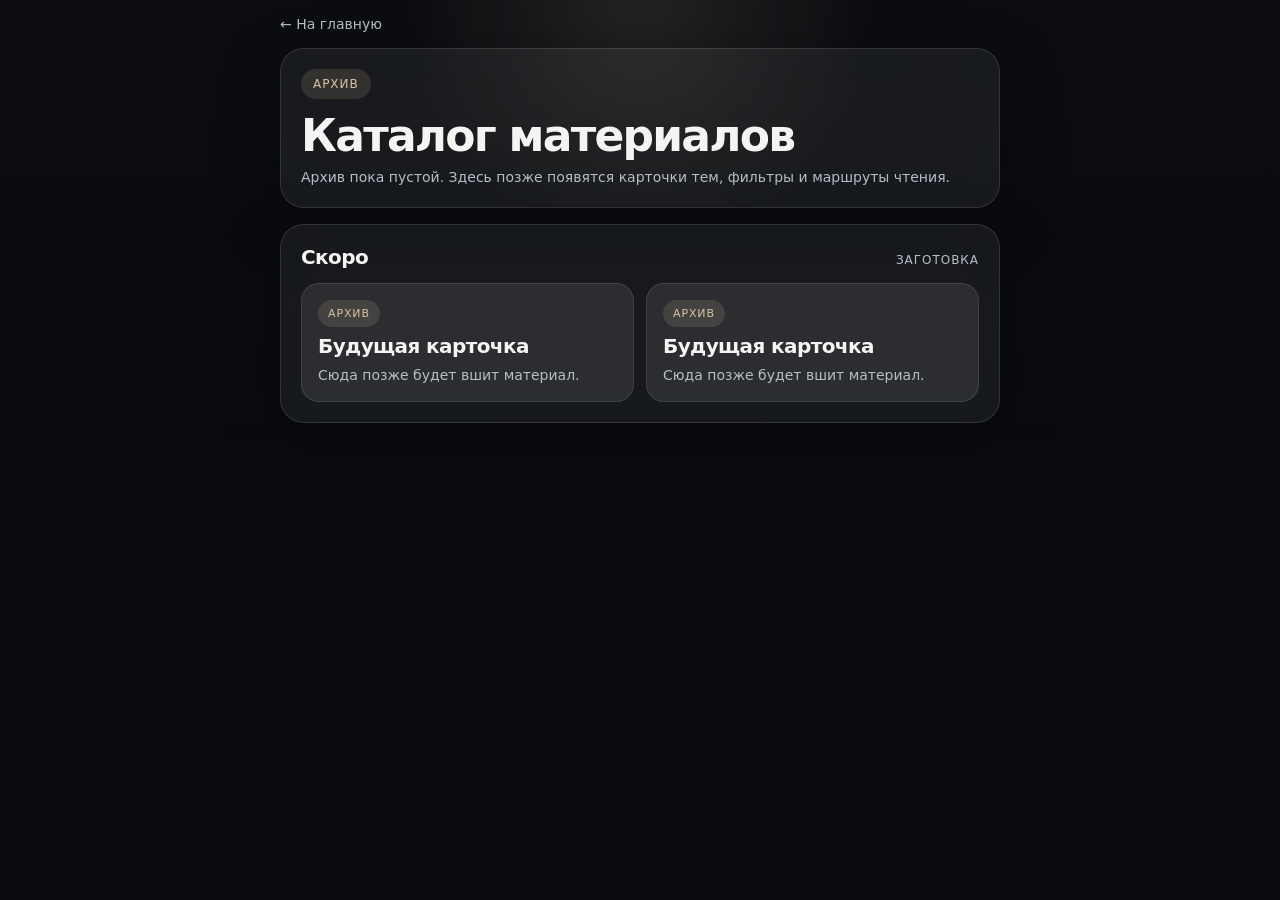
<file: archive.html>
<!DOCTYPE html>
<html lang="ru">
<head>
  <meta charset="UTF-8" />
  <meta name="viewport" content="width=device-width, initial-scale=1.0, viewport-fit=cover" />
  <title>Архив — Смещение оптики</title>
  <link rel="stylesheet" href="assets/styles.css" />
</head>
<body>
  <div class="app-shell">
    <div class="page-top"><a class="back-link" href="index.html">← На главную</a></div>
    <header class="hero">
      <div class="hero__badge">АРХИВ</div>
      <h1 class="page-title">Каталог материалов</h1>
      <p class="page-text">Архив пока пустой. Здесь позже появятся карточки тем, фильтры и маршруты чтения.</p>
    </header>
    <main class="stack">
      <section class="panel">
        <div class="section-head"><h2>Скоро</h2><span>заготовка</span></div>
        <div class="grid grid--2">
          <article class="placeholder-card"><span class="tag">АРХИВ</span><strong>Будущая карточка</strong><p>Сюда позже будет вшит материал.</p></article>
          <article class="placeholder-card"><span class="tag">АРХИВ</span><strong>Будущая карточка</strong><p>Сюда позже будет вшит материал.</p></article>
        </div>
      </section>
    </main>
  </div>
  <script src="assets/app.js"></script>
</body>
</html>
</file>
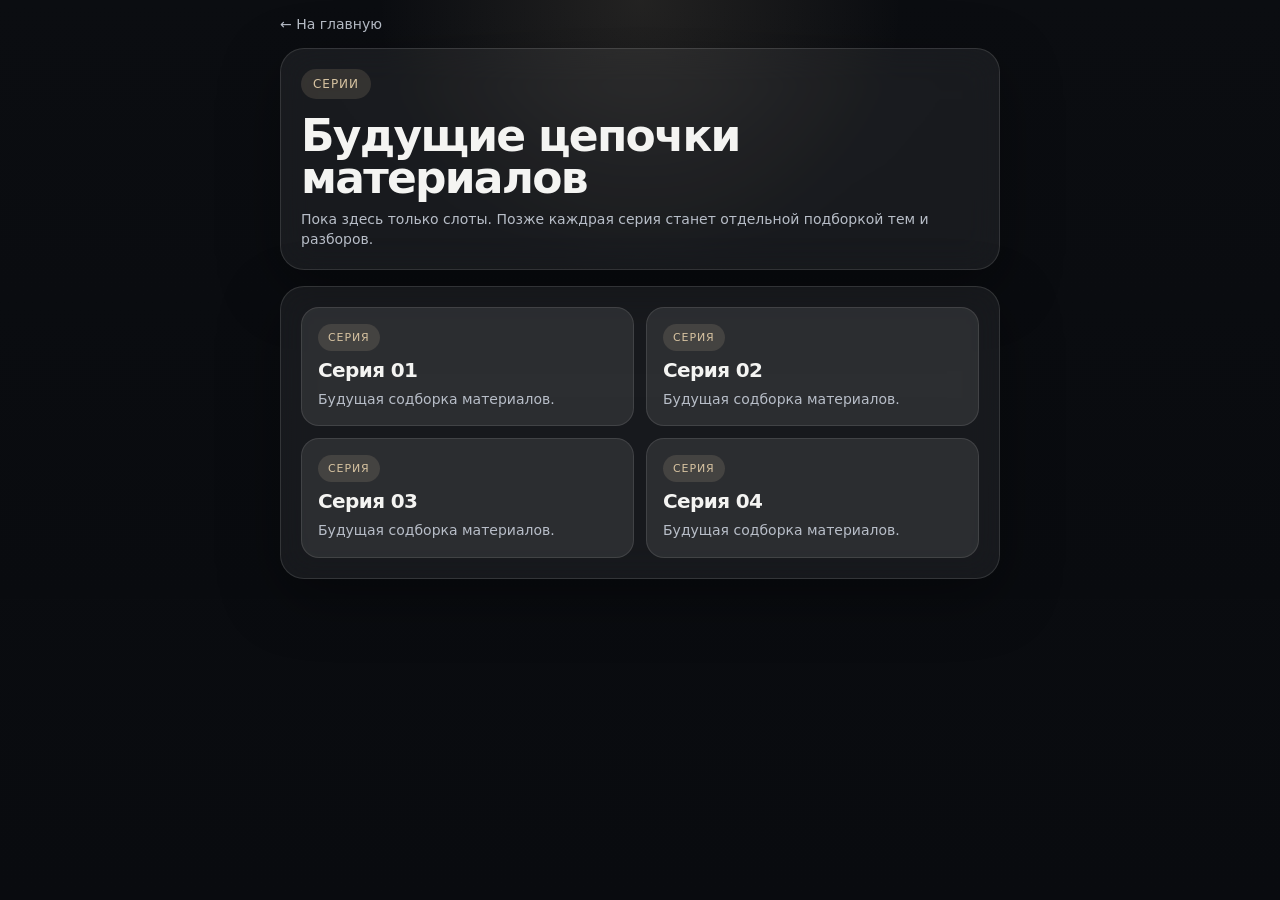
<file: lines.html>
<!DOCTYPE html>
<html lang="ru">
<head>
  <meta charset="UTF-8" />
  <meta name="viewport" content="width=device-width, initial-scale=1.0, viewport-fit=cover" />
  <title>Серии — Смещение оптикини</title>
  <link rel="stylesheet" href="assets/styles.css" />
</head>
<body>
  <div class="app-shell">
    <div class="page-top"><a class="back-link" href="index.html">← На главную</a></div>
    <header class="hero">
      <div class="hero__badge">СЕРИИ</div>
      <h1 class="page-title">Будущие цепочки материалов</h1>
      <p class="page-text">Пока здесь только слоты. Позже каждрая серия станет отдельной подборкой тем и разборов.</p>
    </header>
    <main class="stack">
      <section class="panel">
        <div class="grid grid--2">
          <article class="placeholder-card"><span class="tag">СЕРИЯ</span><strong>Серия 01</strong><p>Будущая содборка материалов.</p></article>
          <article class="placeholder-card"><span class="tag">СЕРИЯ</span><strong>Серия 02</strong><p>Будущая содборка материалов.</p></article>
          <article class="placeholder-card"><span class="tag">СЕРИЯ</span><strong>Серия 03</strong><p>Будущая содборка материалов.</p></article>
          <article class="placeholder-card"><span class="tag">СЕРИЯ</span><strong>Серия 04</strong><p>Будущая содборка материалов.</p></article>
        </div>
      </section>
    </main>
  </div>
  <script src="assets/app.js"></script>
</body>
</html>
</file>
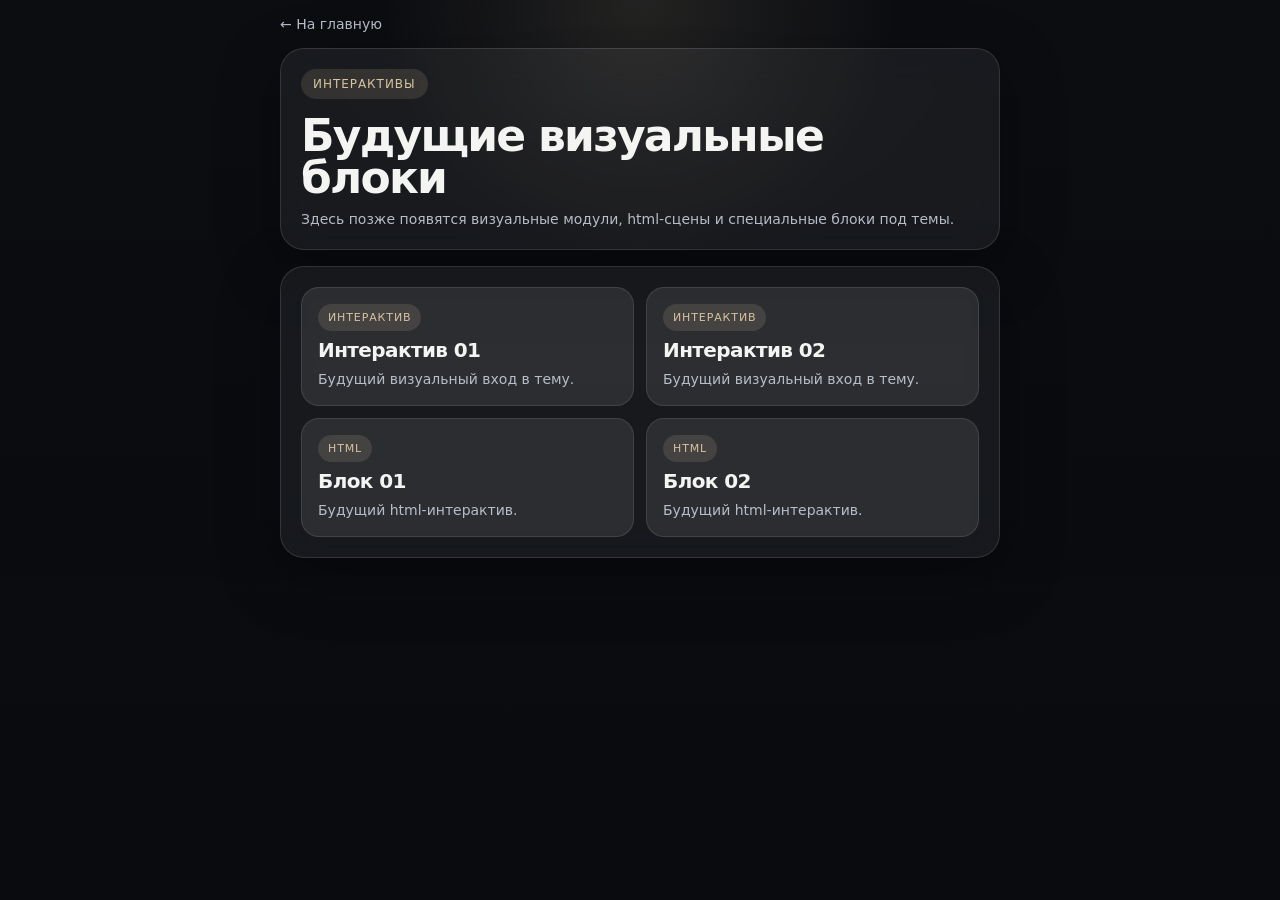
<file: modules.html>
<!DOCTYPE html>
<html lang="ru">
<head>
  <meta charset="UTF-8" />
  <meta name="viewport" content="width=device-width, initial-scale=1.0, viewport-fit=cover" />
  <title>Интерактивы — Смещение оптики</title>
  <link rel="stylesheet" href="assets/styles.css" />
</head>
<body>
  <div class="app-shell">
    <div class="page-top"><a class="back-link" href="index.html">← На главную</a></div>
    <header class="hero">
      <div class="hero__badge">ИНТЕРАКТИВЫ</div>
      <h1 class="page-title">Будущие визуальные блоки</h1>
      <p class="page-text">Здесь позже появятся визуальные модули, html-сцены и специальные блоки под темы.</p>
    </header>
    <main class="stack">
      <section class="panel">
        <div class="grid grid--2">
          <article class="placeholder-card"><span class="tag">ИНТЕРАКТИВ</span><strong>Интерактив 01</strong><p>Будущий визуальный вход в тему.</p></article>
          <article class="placeholder-card"><span class="tag">ИНТЕРАКТИВ</span><strong>Интерактив 02</strong><p>Будущий визуальный вход в тему.</p></article>
          <article class="placeholder-card"><span class="tag">HTML</span><strong>Блок 01</strong><p>Будущий html-интерактив.</p></article>
          <article class="placeholder-card"><span class="tag">HTML</span><strong>Блок 02</strong><p>Будущий html-интерактив.</p></article>
        </div>
      </section>
    </main>
  </div>
  <script src="assets/app.js"></script>
</body>
</html>
</file>
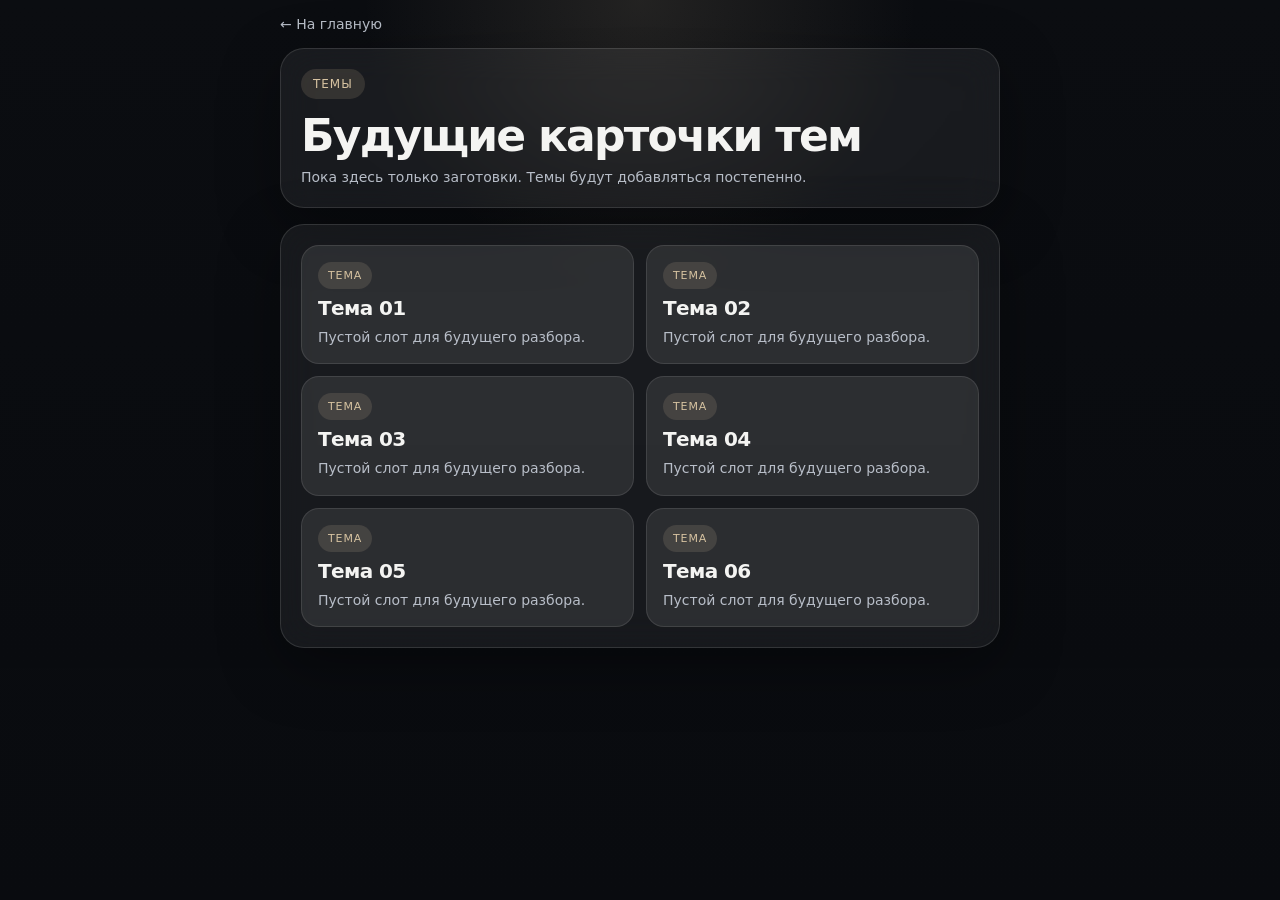
<file: themes.html>
<!DOCTYPE html>
<html lang="ru">
<head>
  <meta charset="UTF-8" />
  <meta name="viewport" content="width=device-width, initial-scale=1.0, viewport-fit=cover" />
  <title>Темы — Смещение оптики</title>
  <link rel="stylesheet" href="assets/styles.css" />
</head>
<body>
  <div class="app-shell">
    <div class="page-top"><a class="back-link" href="index.html">← На главную</a></div>
    <header class="hero">
      <div class="hero__badge">ТЕМЫ</div>
      <h1 class="page-title">Будущие карточки тем</h1>
      <p class="page-text">Пока здесь только заготовки. Темы будут добавляться постепенно.</p>
    </header>
    <main class="stack">
      <section class="panel">
        <div class="grid grid--2">
          <a class="placeholder-card" href="topic.html"><span class="tag">ТЕМА</span><strong>Тема 01</strong><p>Пустой слот для будущего разбора.</p></a>
          <a class="placeholder-card" href="topic.html"><span class="tag">ТЕМА</span><strong>Тема 02</strong><p>Пустой слот для будущего разбора.</p></a>
          <a class="placeholder-card" href="topic.html"><span class="tag">ТЕМА</span><strong>Тема 03</strong><p>Пустой слот для будущего разбора.</p></a>
          <a class="placeholder-card" href="topic.html"><span class="tag">ТЕМА</span><strong>Тема 04</strong><p>Пустой слот для будущего разбора.</p></a>
          <a class="placeholder-card" href="topic.html"><span class="tag">ТЕМА</span><strong>Тема 05</strong><p>Пустой слот для будущего разбора.</p></a>
          <a class="placeholder-card" href="topic.html"><span class="tag">ТЕМА</span><strong>Тема 06</strong><p>Пустой слот для будущего разбора.</p></a>
        </div>
      </section>
    </main>
  </div>
  <script src="assets/app.js"></script>
</body>
</html>
</file>
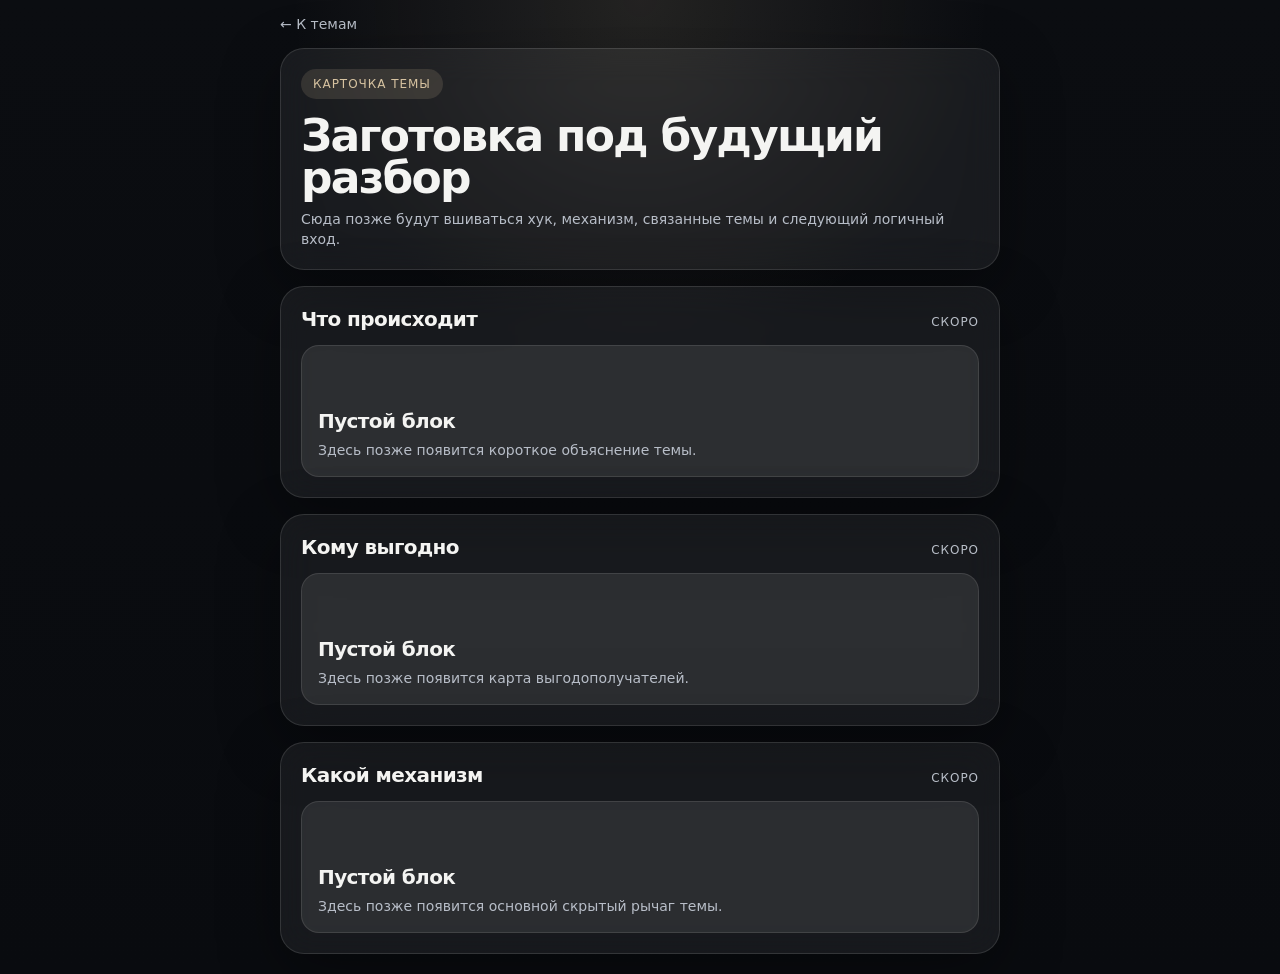
<file: topic.html>
<!DOCTYPE html>
<html lang="ru">
<head>
  <meta charset="UTF-8" />
  <meta name="viewport" content="width=device-width, initial-scale=1.0, viewport-fit=cover" />
  <title>Карточка темы — Смещение оптики</title>
  <link rel="stylesheet" href="assets/styles.css" />
</head>
<body>
  <div class="app-shell">
    <div class="page-top"><a class="back-link" href="themes.html">← К темам</a></div>
    <header class="hero">
      <div class="hero__badge">КАРТОЧКА ТЕМЫ</div>
      <h1 class="page-title">Заготовка под будущий разбор</h1>
      <p class="page-text">Сюда позже будут вшиваться хук, механизм, связанные темы и следующий логичный вход.</p>
    </header>
    <main class="stack">
      <section class="panel">
        <div class="section-head"><h2>Что происходит</h2><span>скоро</span></div>
        <div class="placeholder-card placeholder-card--wide"><strong>Пустой блок</strong><p>Здесь позже появится короткое объяснение темы.</p></div>
      </section>
      <section class="panel">
        <div class="section-head"><h2>Кому выгодно</h2><span>скоро</span></div>
        <div class="placeholder-card placeholder-card--wide"><strong>Пустой блок</strong><p>Здесь позже появится карта выгодополучателей.</p></div>
      </section>
      <section class="panel">
        <div class="section-head"><h2>Какой механизм</h2><span>скоро</span></div>
        <div class="placeholder-card placeholder-card--wide"><strong>Пустой блок</strong><p>Здесь позже появится основной скрытый рычаг темы.</p></div>
      </section>
    </main>
  </div>
  <script src="assets/app.js"></script>
</body>
</html>
</file>
<file: assets/styles.css>
:root {
  --bg: #0a0c10;
  --panel: rgba(255,255,255,0.06);
  --panel-strong: rgba(255,255,255,0.09);
  --border: rgba(255,255,255,0.12);
  --text: #f4f4f2;
  --muted: #b8bec8;
  --accent: #d7c3a1;
  --tag: rgba(215,195,161,0.14);
  --shadow: 0 18px 60px rgba(0,0,0,0.35);
  --radius: 24px;
  --radius-sm: 18px;
  --max: 720px;
}
* { box-sizing: border-box; }
html, body {
  margin: 0;
  min-height: 100%;
  background: radial-gradient(circle at top, rgba(215,195,161,0.12), transparent 30%), linear-gradient(180deg, #0b0d11 0%, #090b0f 100%);
  color: var(--text);
  font-family: Inter, ui-sans-serif, system-ui, -apple-system, BlinkMacSystemFont, "Segoe UI", sans-serif;
}
a { color: inherit; text-decoration: none; }
body { padding: max(16px, env(safe-area-inset-top)) 16px max(20px, env(safe-area-inset-bottom)); }
.app-shell { width: 100%; max-width: var(--max); margin: 0 auto; }
.hero, .panel {
  backdrop-filter: blur(18px);
  -webkit-backdrop-filter: blur(18px);
  background: var(--panel);
  border: 1px solid var(--border);
  border-radius: var(--radius);
  box-shadow: var(--shadow);
}
.hero { padding: 22px 20px; margin-bottom: 16px; }
.hero__badge {
  display: inline-flex; padding: 8px 12px; border-radius: 999px; background: var(--tag); color: var(--accent);
  font-size: 12px; letter-spacing: 0.08em; text-transform: uppercase;
}
.hero h1 { margin: 16px 0 10px; font-size: clamp(30px, 8vw, 44px); line-height: 0.95; letter-spacing: -0.04em; }
.hero__text { margin: 0; color: var(--muted); font-size: 15px; line-height: 1.5; max-width: 34ch; }
.stack { display: grid; gap: 16px; }
.panel { padding: 16px; }
.panel--nav { display: grid; gap: 12px; }
.nav-card, .placeholder-card {
  display: grid; gap: 8px; padding: 16px; border-radius: var(--radius-sm);
  border: 1px solid rgba(255,255,255,0.1); background: var(--panel-strong);
}
.nav-card strong, .placeholder-card strong { font-size: 20px; line-height: 1.1; letter-spacing: -0.03em; }
.nav-card span:last-child, .placeholder-card p { color: var(--muted); font-size: 14px; line-height: 1.45; margin: 0; }
.nav-card__kicker { color: var(--accent); font-size: 12px; letter-spacing: 0.08em; text-transform: uppercase; }
.section-head { display: flex; justify-content: space-between; align-items: baseline; gap: 12px; margin-bottom: 14px; }
.section-head h2 { margin: 0; font-size: 20px; letter-spacing: -0.03em; }
.section-head span { color: var(--muted); font-size: 12px; text-transform: uppercase; letter-spacing: 0.08em; }
.grid { display: grid; gap: 12px; }
.grid--2 { grid-template-columns: 1fr; }
.placeholder-card--wide { min-height: 132px; align-content: end; }
.tag { width: fit-content; padding: 7px 10px; border-radius: 999px; background: var(--tag); color: var(--accent); font-size: 11px; letter-spacing: 0.08em; text-transform: uppercase; }
.page-top { display: flex; align-items: center; justify-content: space-between; gap: 12px; margin-bottom: 16px; }
.back-link { color: var(--muted); font-size: 14px; }
.page-title { margin: 0; font-size: clamp(26px, 7vw, 36px); letter-spacing: -0.04em; }
.page-text { margin: 6px 0 0; color: var(--muted); font-size: 14px; line-height: 1.45; }
@media (min-width: 700px) {
  body { padding-left: 20px; padding-right: 20px; }
  .grid--2 { grid-template-columns: 1fr 1fr; }
  .panel--nav { grid-template-columns: 1fr 1fr; }
  .hero, .panel { padding: 20px; }
}
</file>
